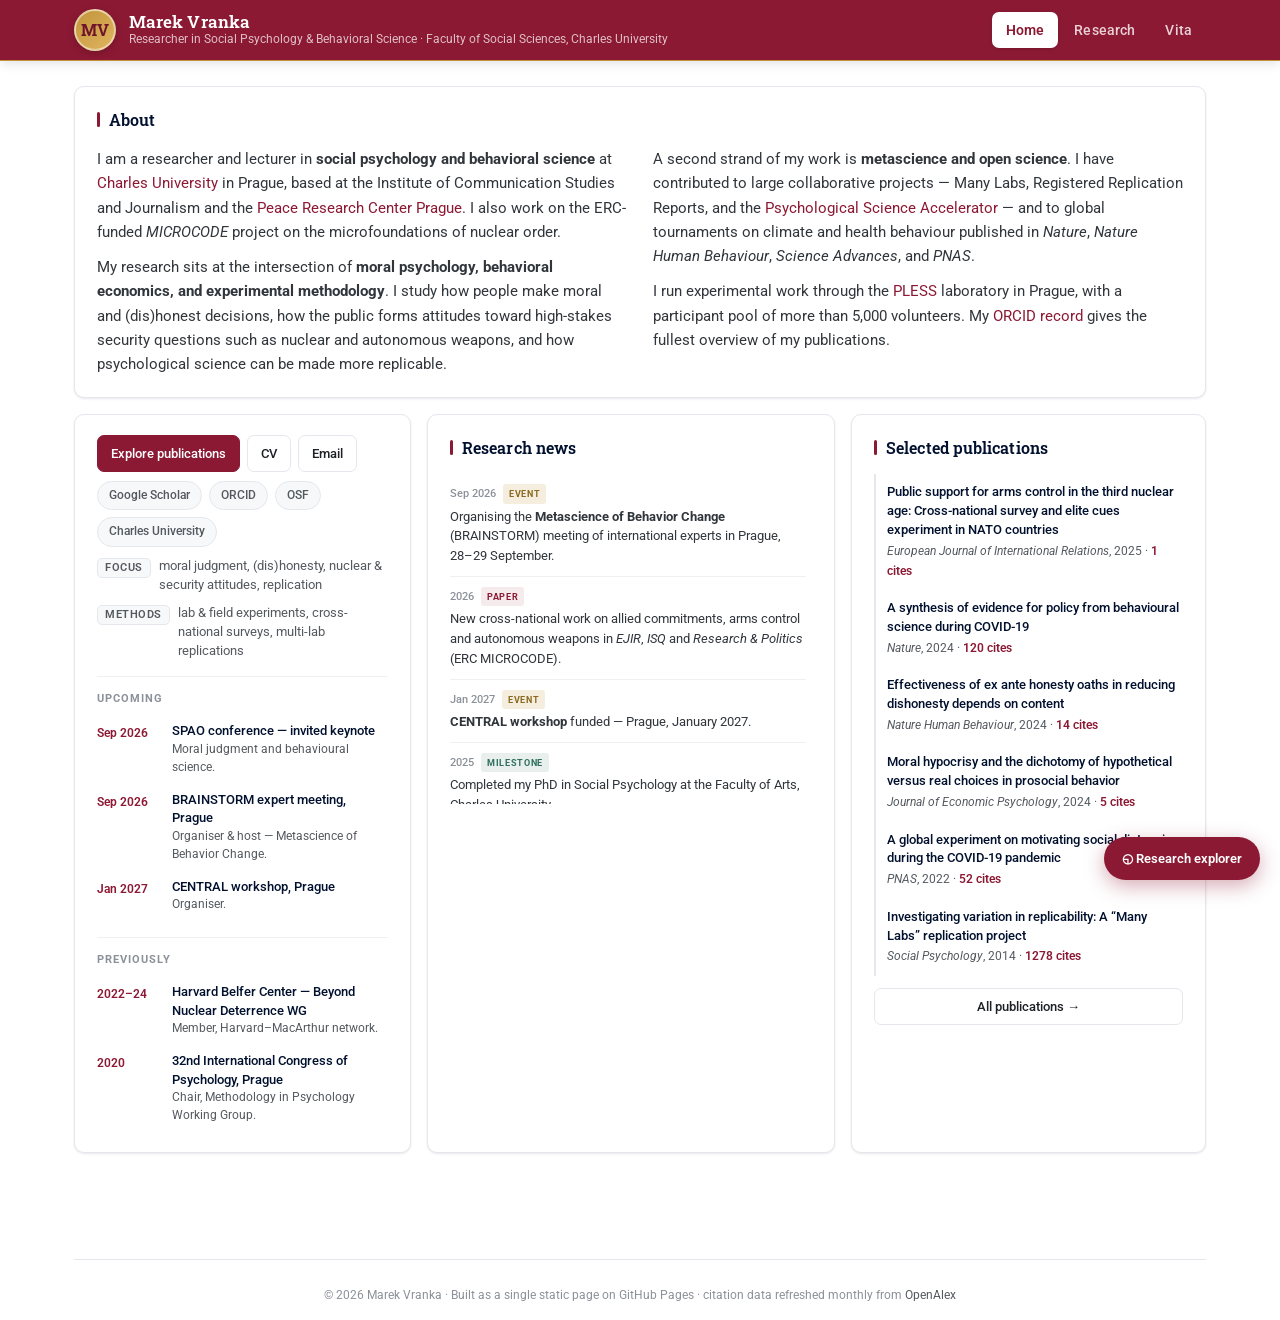
<file: index.html>
<!DOCTYPE html>
<html lang="en">
<head>
<meta charset="utf-8">
<meta name="viewport" content="width=device-width, initial-scale=1.0">
<title>Marek Vranka | Research</title>
<meta name="description" content="Marek Vranka — social psychology and behavioral science at Charles University Prague. Moral judgment, (dis)honesty, nuclear and security attitudes, open science.">
<link rel="preconnect" href="https://fonts.googleapis.com">
<link rel="preconnect" href="https://fonts.gstatic.com" crossorigin>
<link href="https://fonts.googleapis.com/css2?family=Roboto:wght@400;500;600;700&family=Roboto+Slab:wght@500;600;700&display=swap" rel="stylesheet">
<style>:root{
 --maroon:#8c1933; --maroon-d:#6f142a; --maroon-l:#a83a52;
 --gold:#c2953b; --gold-d:#8a6a20;
 --navy:#00102e; --ink:#1d2126; --gray:#54595f; --dim:#8b9199;
 --line:#e4e7ec; --line-s:#eef0f4; --bg:#fff; --soft:#f7f8fa; --soft2:#fbfbfc;
 --sh:0 1px 2px rgba(16,24,40,.04),0 1px 3px rgba(16,24,40,.06);
 --sh-m:0 2px 4px rgba(16,24,40,.05),0 4px 12px rgba(16,24,40,.07);
 --sh-l:0 12px 32px rgba(16,24,40,.14);
 --r:10px;
}
*{box-sizing:border-box}
html{scroll-behavior:smooth;-webkit-text-size-adjust:100%}
body{margin:0;background:var(--bg);color:var(--ink);
 font-family:Roboto,-apple-system,BlinkMacSystemFont,"Segoe UI",Arial,sans-serif;
 font-size:15px;line-height:1.62;-webkit-font-smoothing:antialiased;-moz-osx-font-smoothing:grayscale}
a{color:var(--maroon);text-decoration:none}
a:hover{text-decoration:underline;text-underline-offset:2px}
h1,h2,h3,h4{font-family:"Roboto Slab",Georgia,serif;color:var(--navy);margin:0;letter-spacing:-.01em}
.wrap{max-width:1180px;margin:0 auto;padding:0 24px}

/* ---------- header ---------- */
header.top{position:sticky;top:0;z-index:60;background:var(--maroon);
 box-shadow:0 1px 0 var(--gold),0 2px 12px rgba(0,0,0,.14)}
.top-in{max-width:1180px;margin:0 auto;padding:9px 24px;display:flex;align-items:center;gap:13px}
.ava{width:42px;height:42px;border-radius:50%;flex:none;display:flex;align-items:center;justify-content:center;
 background:linear-gradient(140deg,var(--gold),#e0b45f);color:var(--maroon-d);
 font-family:"Roboto Slab",serif;font-weight:700;font-size:16px;
 border:2px solid rgba(255,255,255,.5);box-shadow:0 2px 8px rgba(0,0,0,.2)}
.who{min-width:0}
.who .nm{font-family:"Roboto Slab",serif;font-weight:600;color:#fff;font-size:16.5px;line-height:1.2;letter-spacing:.005em}
.who .rl{color:rgba(255,255,255,.72);font-size:11.8px;line-height:1.35;margin-top:1px}
nav.main{margin-left:auto;display:flex;gap:2px}
nav.main button{background:none;border:0;color:rgba(255,255,255,.8);font:inherit;font-weight:500;
 font-size:13.6px;padding:7px 14px;border-radius:7px;cursor:pointer;transition:.16s;letter-spacing:.01em}
nav.main button:hover{color:#fff;background:rgba(255,255,255,.13)}
nav.main button.on{color:var(--maroon);background:#fff;font-weight:600;box-shadow:0 1px 4px rgba(0,0,0,.15)}
@media(max-width:640px){.who .rl{display:none}nav.main button{padding:7px 10px;font-size:13px}}

/* ---------- page ---------- */
.page{display:none;padding:26px 0 70px;animation:in .32s ease}
.page.on{display:block}
@keyframes in{from{opacity:0;transform:translateY(5px)}to{opacity:1;transform:none}}
.card{background:var(--bg);border:1px solid var(--line);border-radius:var(--r);box-shadow:var(--sh)}
.pad{padding:20px 22px}
h2.sec{font-size:16px;font-weight:600;margin-bottom:14px;display:flex;align-items:center;gap:9px;
 letter-spacing:.005em}
h2.sec::before{content:"";width:3px;height:15px;background:var(--maroon);border-radius:2px;flex:none}
h2.big{font-size:25px;margin-bottom:6px}
.lede{color:var(--gray);max-width:70ch;margin-bottom:18px;font-size:14.6px}

/* ---------- home grid ---------- */
.about-grid{display:grid;grid-template-columns:1fr 1fr;gap:26px}
.about-grid p{margin:0 0 11px;color:#31363c}
.about-grid p:last-child{margin-bottom:0}
.home-grid{display:grid;grid-template-columns:minmax(0,.95fr) minmax(0,1.15fr) minmax(0,1fr);gap:16px;margin-top:16px}
@media(max-width:980px){.about-grid,.home-grid{grid-template-columns:1fr}}

.btn-row{display:flex;gap:7px;flex-wrap:wrap;margin-bottom:9px}
.btn{display:inline-flex;align-items:center;gap:6px;border-radius:7px;font:inherit;font-size:13px;
 font-weight:500;padding:7px 13px;cursor:pointer;transition:.16s;border:1px solid var(--line);
 background:var(--bg);color:var(--ink)}
.btn:hover{border-color:var(--maroon);color:var(--maroon);text-decoration:none;box-shadow:var(--sh)}
.btn.pri{background:var(--maroon);border-color:var(--maroon);color:#fff}
.btn.pri:hover{background:var(--maroon-d);border-color:var(--maroon-d);color:#fff}
.lnk{display:inline-flex;align-items:center;border:1px solid var(--line);background:var(--soft);
 border-radius:20px;padding:4px 11px;font-size:12.2px;font-weight:500;color:var(--gray);transition:.16s}
.lnk:hover{border-color:var(--maroon);color:var(--maroon);text-decoration:none;background:#fff}
.meta-row{display:flex;gap:8px;align-items:flex-start;margin-top:9px;font-size:12.7px;line-height:1.5}
.meta-tag{flex:none;background:var(--soft);border:1px solid var(--line);border-radius:5px;
 padding:1px 7px;font-size:10.5px;font-weight:600;color:var(--gray);text-transform:uppercase;letter-spacing:.05em;margin-top:2px}
.meta-val{color:var(--gray)}
.subhead{font-size:10.5px;font-weight:700;color:var(--dim);text-transform:uppercase;letter-spacing:.09em;
 margin:16px 0 8px;padding-top:13px;border-top:1px solid var(--line-s)}
.subhead:first-of-type{border-top:0;padding-top:0;margin-top:14px}

.talk{display:flex;gap:11px;padding:7px 0}
.talk-when{flex:none;width:64px;color:var(--maroon);font-weight:600;font-size:11.6px;padding-top:2px}
.talk-title{font-weight:500;font-size:13.3px;color:var(--navy);line-height:1.4}
.talk-desc{color:var(--gray);font-size:12.3px;line-height:1.45}

/* news */
.scroller{max-height:330px;overflow-y:auto;padding-right:6px}
.scroller::-webkit-scrollbar{width:5px}
.scroller::-webkit-scrollbar-thumb{background:var(--line);border-radius:3px}
.scroller::-webkit-scrollbar-thumb:hover{background:var(--dim)}
.news-item{padding:10px 0;border-bottom:1px solid var(--line-s)}
.news-item:last-child{border-bottom:0}
.news-meta{display:flex;align-items:center;gap:7px;margin-bottom:3px}
.news-date{color:var(--dim);font-size:11.3px;font-weight:500}
.news-badge{font-size:9.3px;font-weight:700;letter-spacing:.07em;padding:2px 6px;border-radius:3px;text-transform:uppercase}
.news-badge.paper{background:rgba(140,25,51,.09);color:var(--maroon)}
.news-badge.event{background:rgba(194,149,59,.16);color:var(--gold-d)}
.news-badge.award{background:rgba(46,111,94,.11);color:#2e6f5e}
.news-badge.announcement{background:rgba(0,16,46,.07);color:var(--navy)}
.news-text{font-size:13.3px;color:#31363c;line-height:1.5}

.selpub{padding:9px 0 9px 11px;border-left:2px solid var(--line);cursor:pointer;transition:.16s}
.selpub:hover{border-left-color:var(--maroon);background:var(--soft2)}
.selpub-title{font-size:13.3px;font-weight:500;color:var(--navy);line-height:1.42}
.selpub-meta{color:var(--gray);font-size:12px;margin-top:2px}
.selpub-cite{color:var(--maroon);font-weight:600}

/* ---------- stats + charts ---------- */
.dash{display:grid;grid-template-columns:repeat(4,1fr);gap:12px;margin-bottom:16px}
.stat{background:linear-gradient(170deg,var(--soft),#fff);border:1px solid var(--line);
 border-radius:var(--r);padding:15px 14px;text-align:center;transition:.18s}
.stat:hover{box-shadow:var(--sh-m);transform:translateY(-1px)}
.stat .n{font-family:"Roboto Slab",serif;font-size:26px;font-weight:700;color:var(--maroon);line-height:1.1}
.stat .l{color:var(--gray);font-size:10.6px;font-weight:600;text-transform:uppercase;letter-spacing:.07em;margin-top:3px}
.stat .s{color:var(--dim);font-size:10px;margin-top:1px}
@media(max-width:720px){.dash{grid-template-columns:repeat(2,1fr)}}
.chart-grid{display:grid;grid-template-columns:1.35fr 1fr;gap:16px;margin-bottom:16px}
@media(max-width:860px){.chart-grid{grid-template-columns:1fr}}
.chart-box{background:#fff;border:1px solid var(--line);border-radius:var(--r);padding:14px 16px;box-shadow:var(--sh)}
.chart-h{font-size:11px;font-weight:700;color:var(--dim);text-transform:uppercase;letter-spacing:.08em;margin-bottom:10px}
canvas.cv{width:100%;display:block}

.topc{padding:9px 0;border-top:1px solid var(--line-s);display:flex;gap:12px;align-items:baseline;cursor:pointer}
.topc:first-of-type{border-top:0}
.topc:hover .topc-t{color:var(--maroon)}
.topc-n{flex:none;width:44px;text-align:right;font-family:"Roboto Slab",serif;font-weight:700;
 font-size:14.5px;color:var(--maroon)}
.topc-t{font-size:13.2px;color:#31363c;line-height:1.42}
.topc-j{color:var(--dim);font-size:12px}

/* ---------- filters ---------- */
.controls{background:var(--soft);border:1px solid var(--line);border-radius:var(--r);padding:15px 17px;margin-bottom:16px}
#q{width:100%;background:#fff;border:1px solid var(--line);border-radius:8px;color:var(--ink);
 padding:10px 13px;font:inherit;font-size:14px;transition:.16s}
#q:focus{outline:none;border-color:var(--maroon);box-shadow:0 0 0 3px rgba(140,25,51,.09)}
.fg{margin-top:12px}
.fl{color:var(--dim);font-size:10.3px;font-weight:700;text-transform:uppercase;letter-spacing:.09em;margin-bottom:6px}
.chips{display:flex;gap:6px;flex-wrap:wrap}
.chip{background:#fff;border:1px solid var(--line);color:var(--gray);font:inherit;font-size:12.2px;
 font-weight:500;padding:4px 10px;border-radius:16px;cursor:pointer;transition:.15s}
.chip:hover{border-color:var(--dim);color:var(--ink)}
.chip.on{color:#fff;background:var(--maroon);border-color:var(--maroon);font-weight:600}
.chip.on.m{background:var(--gold-d);border-color:var(--gold-d)}
.chip.on.y{background:var(--navy);border-color:var(--navy)}
.chip.on.co{background:#2e6f5e;border-color:#2e6f5e}
.tools{display:flex;gap:15px;flex-wrap:wrap;align-items:center;margin-top:13px;padding-top:12px;border-top:1px solid var(--line)}
.tools label{display:flex;align-items:center;gap:6px;color:var(--gray);font-size:12.6px;font-weight:500;cursor:pointer}
.tools input[type=checkbox]{accent-color:var(--maroon);width:14px;height:14px}
select{background:#fff;border:1px solid var(--line);color:var(--ink);border-radius:7px;padding:5px 9px;font:inherit;font-size:12.6px}
select:focus{outline:none;border-color:var(--maroon)}
.rowflex{display:flex;justify-content:space-between;align-items:center;flex-wrap:wrap;gap:10px;margin-bottom:12px}
.cnt{color:var(--gray);font-size:13px}.cnt b{color:var(--maroon);font-weight:600}

/* ---------- papers ---------- */
.pub{background:#fff;border:1px solid var(--line);border-radius:var(--r);padding:14px 16px;margin-bottom:9px;transition:.16s}
.pub:hover{border-color:var(--maroon-l);box-shadow:var(--sh-m)}
.pub.hl{border-left:3px solid var(--gold)}
.pub-top{display:flex;justify-content:space-between;gap:10px;align-items:baseline}
.pub-y{color:var(--dim);font-size:11.8px;font-weight:600;letter-spacing:.03em}
.cbadge{flex:none;color:var(--maroon);font-weight:600;font-size:11.6px;background:rgba(140,25,51,.07);
 border:1px solid rgba(140,25,51,.18);padding:1px 8px;border-radius:14px;white-space:nowrap}
.pub h3{font-size:15px;font-weight:600;line-height:1.38;margin:2px 0 4px;cursor:pointer;transition:.14s}
.pub h3:hover{color:var(--maroon)}
.caret{color:var(--maroon);font-size:9px;margin-right:5px;display:inline-block;transition:transform .18s}
.pub.open .caret{transform:rotate(90deg)}
.pub-a{color:var(--gray);font-size:12.8px;line-height:1.45}
.pub-a b{color:var(--ink);font-weight:600}
.pub-j{color:var(--maroon);font-style:italic;font-size:12.8px;margin-top:1px}
.tags{margin-top:9px;display:flex;gap:5px;flex-wrap:wrap}
.tag{font-size:10.8px;font-weight:600;padding:2px 8px;border-radius:14px;border:1px solid transparent;letter-spacing:.01em}
.tag.t{color:var(--maroon);background:rgba(140,25,51,.07);border-color:rgba(140,25,51,.16)}
.tag.m{color:var(--gold-d);background:rgba(194,149,59,.13);border-color:rgba(194,149,59,.3)}
.tag.star{color:var(--gold-d);background:rgba(194,149,59,.15);border-color:rgba(194,149,59,.34)}
.tag.oa{color:#2e6f5e;background:rgba(46,111,94,.09);border-color:rgba(46,111,94,.22)}
.abs{display:none;margin-top:10px;padding:11px 13px;background:var(--soft);border-radius:7px;
 font-size:13px;color:#31363c;line-height:1.55;border-left:2px solid var(--gold)}
.pub.open .abs{display:block}
.acts{margin-top:9px;display:flex;gap:6px;flex-wrap:wrap}
.acts button,.acts a{display:inline-flex;align-items:center;gap:4px;background:#fff;border:1px solid var(--line);
 color:var(--gray);font:inherit;font-size:11.6px;font-weight:500;padding:4px 9px;border-radius:6px;cursor:pointer;transition:.15s}
.acts button:hover,.acts a:hover{color:var(--maroon);border-color:var(--maroon);text-decoration:none;background:var(--soft2)}
.yhead{font-family:"Roboto Slab",serif;color:var(--navy);font-weight:600;font-size:14px;margin:18px 0 9px;
 padding-bottom:5px;border-bottom:1px solid var(--line)}
.yhead span{color:var(--dim);font-weight:400;font-size:12px}

/* ---------- vita ---------- */
.cv-item{display:flex;gap:14px;padding:9px 0;border-bottom:1px solid var(--line-s)}
.cv-item:last-child{border-bottom:0}
.cv-when{flex:none;width:92px;color:var(--maroon);font-weight:600;font-size:12.2px;padding-top:1px}
.cv-t1{font-weight:500;font-size:13.8px;color:var(--navy);line-height:1.4}
.cv-t2{color:var(--gray);font-size:12.6px;line-height:1.45}
.pill{background:var(--soft);border:1px solid var(--line);border-radius:16px;padding:4px 11px;
 font-size:12.3px;font-weight:500;color:var(--maroon)}
.two{display:grid;grid-template-columns:1fr 1fr;gap:16px}
@media(max-width:860px){.two{grid-template-columns:1fr}.cv-when{width:74px}}

/* ---------- modals ---------- */
.ov{position:fixed;inset:0;background:rgba(10,14,20,.55);backdrop-filter:blur(3px);z-index:100;
 display:none;align-items:center;justify-content:center;padding:22px;animation:fade .2s}
.ov.on{display:flex}
@keyframes fade{from{opacity:0}to{opacity:1}}
.modal{background:#fff;border-radius:14px;box-shadow:var(--sh-l);width:100%;max-width:1080px;
 max-height:92vh;display:flex;flex-direction:column;overflow:hidden;animation:pop .24s cubic-bezier(.2,.9,.3,1.1)}
@keyframes pop{from{opacity:0;transform:scale(.97) translateY(8px)}to{opacity:1;transform:none}}
.modal-h{display:flex;align-items:center;gap:10px;padding:14px 18px;border-bottom:1px solid var(--line);background:var(--soft2)}
.modal-h h3{font-size:15.5px;font-weight:600;flex:1}
.modal-x{background:none;border:0;color:var(--dim);font-size:21px;cursor:pointer;line-height:1;padding:2px 6px;border-radius:6px}
.modal-x:hover{color:var(--maroon);background:var(--line-s)}
.modal-b{padding:16px 18px;overflow:auto;flex:1}
.viz-wrap{display:grid;grid-template-columns:1fr 224px;gap:14px}
@media(max-width:860px){.viz-wrap{grid-template-columns:1fr}}
.viz-canvas{background:var(--soft2);border:1px solid var(--line);border-radius:9px;position:relative;overflow:hidden}
.viz-side{font-size:12.6px}
.viz-side h4{font-size:10.5px;text-transform:uppercase;letter-spacing:.08em;color:var(--dim);margin:0 0 7px;font-family:Roboto,sans-serif;font-weight:700}
.viz-side .grp{margin-bottom:14px}
.legend{display:flex;align-items:center;gap:7px;padding:3px 0;color:var(--gray);cursor:pointer}
.legend:hover{color:var(--ink)}
.dot{width:9px;height:9px;border-radius:50%;flex:none}
.hint{color:var(--dim);font-size:11.3px;line-height:1.5;margin-top:9px;padding-top:9px;border-top:1px solid var(--line-s)}
.vstat{display:flex;justify-content:space-between;padding:3px 0;color:var(--gray)}
.vstat b{color:var(--maroon);font-family:"Roboto Slab",serif}

/* floating */
.fab{position:fixed;right:20px;bottom:20px;z-index:70;background:var(--maroon);color:#fff;border:0;
 border-radius:26px;padding:11px 18px;font:inherit;font-size:13.2px;font-weight:600;cursor:pointer;
 box-shadow:0 6px 20px rgba(140,25,51,.36);transition:.18s;display:flex;align-items:center;gap:7px}
.fab:hover{background:var(--maroon-d);transform:translateY(-2px);box-shadow:0 9px 26px rgba(140,25,51,.44)}
@media(max-width:640px){.fab{right:12px;bottom:12px;padding:10px 14px;font-size:12.4px}}

.toast{position:fixed;bottom:24px;left:50%;transform:translateX(-50%) translateY(8px);background:var(--navy);
 color:#fff;font-weight:500;font-size:13px;padding:9px 17px;border-radius:8px;opacity:0;
 transition:.22s;pointer-events:none;z-index:200;box-shadow:var(--sh-l)}
.toast.on{opacity:1;transform:translateX(-50%)}
.foot{color:var(--dim);font-size:12.3px;text-align:center;padding:26px 0 14px;border-top:1px solid var(--line);margin-top:36px}
.foot a{color:var(--gray)}
</style>
</head>
<body>

<header class="top">
 <div class="top-in">
  <div class="ava">MV</div>
  <div class="who">
   <div class="nm">Marek Vranka</div>
   <div class="rl">Researcher in Social Psychology &amp; Behavioral Science · Faculty of Social Sciences, Charles University</div>
  </div>
  <nav class="main">
   <button data-p="home" class="on">Home</button>
   <button data-p="research">Research</button>
   <button data-p="vita">Vita</button>
  </nav>
 </div>
</header>

<!-- ============ HOME ============ -->
<main id="home" class="page on"><div class="wrap">

 <div class="card pad">
  <h2 class="sec">About</h2>
  <div class="about-grid">
   <div><p>I am a researcher and lecturer in <strong>social psychology and behavioral science</strong> at <a href="https://fsv.cuni.cz/en" target="_blank" rel="noopener">Charles University</a> in Prague, based at the Institute of Communication Studies and Journalism and the <a href="https://peaceresearch.cz/" target="_blank" rel="noopener">Peace Research Center Prague</a>. I also work on the ERC-funded <em>MICROCODE</em> project on the microfoundations of nuclear order.</p><p>My research sits at the intersection of <strong>moral psychology, behavioral economics, and experimental methodology</strong>. I study how people make moral and (dis)honest decisions, how the public forms attitudes toward high-stakes security questions such as nuclear and autonomous weapons, and how psychological science can be made more replicable.</p></div>
   <div><p>A second strand of my work is <strong>metascience and open science</strong>. I have contributed to large collaborative projects — Many Labs, Registered Replication Reports, and the <a href="https://psysciacc.org/" target="_blank" rel="noopener">Psychological Science Accelerator</a> — and to global tournaments on climate and health behaviour published in <em>Nature</em>, <em>Nature Human Behaviour</em>, <em>Science Advances</em>, and <em>PNAS</em>.</p><p>I run experimental work through the <a href="https://www.pless.cz/" target="_blank" rel="noopener">PLESS</a> laboratory in Prague, with a participant pool of more than 5,000 volunteers. My <a href="https://orcid.org/0000-0003-3413-9062" target="_blank" rel="noopener">ORCID record</a> gives the fullest overview of my publications.</p></div>
  </div>
 </div>

 <div class="home-grid">

  <div class="card pad">
   <div class="btn-row">
    <button class="btn pri" onclick="go('research')">Explore publications</button>
    <button class="btn" onclick="openCV()">CV</button>
    <a class="btn" href="mailto:32329117@fsv.cuni.cz">Email</a>
   </div>
   <div class="btn-row"><a class="lnk" href="https://scholar.google.com/citations?user=" target="_blank" rel="noopener">Google Scholar</a><a class="lnk" href="https://orcid.org/0000-0003-3413-9062" target="_blank" rel="noopener">ORCID</a><a class="lnk" href="https://osf.io/" target="_blank" rel="noopener">OSF</a><a class="lnk" href="https://fsv.cuni.cz/contacts/people/32329117" target="_blank" rel="noopener">Charles University</a></div>
   <div class="meta-row"><span class="meta-tag">Focus</span><span class="meta-val">moral judgment, (dis)honesty, nuclear &amp; security attitudes, replication</span></div>
   <div class="meta-row"><span class="meta-tag">Methods</span><span class="meta-val">lab &amp; field experiments, cross-national surveys, multi-lab replications</span></div>

   <div class="subhead">Upcoming</div>
   <div class="talk"><div class="talk-when">Sep 2026</div><div><div class="talk-title">SPAO conference — invited keynote</div><div class="talk-desc">Moral judgment and behavioural science.</div></div></div><div class="talk"><div class="talk-when">Sep 2026</div><div><div class="talk-title">BRAINSTORM expert meeting, Prague</div><div class="talk-desc">Organiser &amp; host — Metascience of Behavior Change.</div></div></div><div class="talk"><div class="talk-when">Jan 2027</div><div><div class="talk-title">CENTRAL workshop, Prague</div><div class="talk-desc">Organiser.</div></div></div>
   <div class="subhead">Previously</div>
   <div class="talk"><div class="talk-when">2022–24</div><div><div class="talk-title">Harvard Belfer Center — Beyond Nuclear Deterrence WG</div><div class="talk-desc">Member, Harvard–MacArthur network.</div></div></div><div class="talk"><div class="talk-when">2020</div><div><div class="talk-title">32nd International Congress of Psychology, Prague</div><div class="talk-desc">Chair, Methodology in Psychology Working Group.</div></div></div>
  </div>

  <div class="card pad">
   <h2 class="sec">Research news</h2>
   <div class="scroller"><div class="news-item"><div class="news-meta"><span class="news-date">Sep 2026</span><span class="news-badge event">EVENT</span></div><div class="news-text">Organising the <strong>Metascience of Behavior Change</strong> (BRAINSTORM) meeting of international experts in Prague, 28–29 September.</div></div><div class="news-item"><div class="news-meta"><span class="news-date">2026</span><span class="news-badge paper">PAPER</span></div><div class="news-text">New cross-national work on allied commitments, arms control and autonomous weapons in <em>EJIR</em>, <em>ISQ</em> and <em>Research &amp; Politics</em> (ERC MICROCODE).</div></div><div class="news-item"><div class="news-meta"><span class="news-date">Jan 2027</span><span class="news-badge event">EVENT</span></div><div class="news-text"><strong>CENTRAL workshop</strong> funded — Prague, January 2027.</div></div><div class="news-item"><div class="news-meta"><span class="news-date">2025</span><span class="news-badge award">MILESTONE</span></div><div class="news-text">Completed my PhD in Social Psychology at the Faculty of Arts, Charles University.</div></div><div class="news-item"><div class="news-meta"><span class="news-date">2025</span><span class="news-badge announcement">NEWS</span></div><div class="news-text">Joined the International Society for Moral Psychology and the Society for the Improvement of Psychological Science.</div></div><div class="news-item"><div class="news-meta"><span class="news-date">2024</span><span class="news-badge paper">PAPER</span></div><div class="news-text">“Moral hypocrisy and the dichotomy of hypothetical versus real choices” published in the <em>Journal of Economic Psychology</em>.</div></div></div>
  </div>

  <div class="card pad">
   <h2 class="sec">Selected publications</h2>
   <div class="selpub" onclick="openPaper(3)"><div class="selpub-title">Public support for arms control in the third nuclear age: Cross-national survey and elite cues experiment in NATO countries</div><div class="selpub-meta"><em>European Journal of International Relations</em>, 2025 · <span class="selpub-cite">1 cites</span></div></div><div class="selpub" onclick="openPaper(14)"><div class="selpub-title">A synthesis of evidence for policy from behavioural science during COVID-19</div><div class="selpub-meta"><em>Nature</em>, 2024 · <span class="selpub-cite">120 cites</span></div></div><div class="selpub" onclick="openPaper(8)"><div class="selpub-title">Effectiveness of ex ante honesty oaths in reducing dishonesty depends on content</div><div class="selpub-meta"><em>Nature Human Behaviour</em>, 2024 · <span class="selpub-cite">14 cites</span></div></div><div class="selpub" onclick="openPaper(9)"><div class="selpub-title">Moral hypocrisy and the dichotomy of hypothetical versus real choices in prosocial behavior</div><div class="selpub-meta"><em>Journal of Economic Psychology</em>, 2024 · <span class="selpub-cite">5 cites</span></div></div><div class="selpub" onclick="openPaper(25)"><div class="selpub-title">A global experiment on motivating social distancing during the COVID-19 pandemic</div><div class="selpub-meta"><em>PNAS</em>, 2022 · <span class="selpub-cite">52 cites</span></div></div><div class="selpub" onclick="openPaper(55)"><div class="selpub-title">Investigating variation in replicability: A “Many Labs” replication project</div><div class="selpub-meta"><em>Social Psychology</em>, 2014 · <span class="selpub-cite">1278 cites</span></div></div>
   <div style="margin-top:12px">
    <button class="btn" style="width:100%;justify-content:center" onclick="go('research')">All publications →</button>
   </div>
  </div>

 </div>
</div></main>

<!-- ============ RESEARCH ============ -->
<main id="research" class="page"><div class="wrap">
 <h2 class="big">Research</h2>
 <p class="lede">Preregistered, multi-lab and cross-national work on moral judgment, (dis)honest behaviour,
  public attitudes to nuclear and autonomous weapons, and the credibility of psychological science.</p>

 <div class="dash">
  <div class="stat"><div class="n">60</div><div class="l">Publications</div></div>
  <div class="stat"><div class="n">2,795</div><div class="l">Citations</div><div class="s">Web of Science</div></div>
  <div class="stat"><div class="n">26</div><div class="l">h-index</div><div class="s">Google Scholar</div></div>
  <div class="stat"><div class="n">10</div><div class="l">First-author</div></div>
 </div>

 <div class="chart-grid">
  <div class="chart-box">
   <div class="chart-h">Publications &amp; citations by year</div>
   <canvas id="chYear" class="cv" height="150"></canvas>
  </div>
  <div class="chart-box">
   <div class="chart-h">Research areas</div>
   <canvas id="chTopic" class="cv" height="150"></canvas>
  </div>
 </div>

 <div class="chart-box" style="margin-bottom:16px">
  <div class="chart-h">★ Most cited</div>
  <div id="topCited"></div>
 </div>

 <div class="controls">
  <input id="q" type="text" placeholder="Search titles, authors, journals…">
  <div class="fg"><div class="fl">Topic</div><div class="chips" id="fTopic"></div></div>
  <div class="fg"><div class="fl">Method</div><div class="chips" id="fMethod"></div></div>
  <div class="fg"><div class="fl">Year</div><div class="chips" id="fYear"></div></div>
  <div class="fg"><div class="fl">Co-author</div><div class="chips" id="fCo"><button class="chip">Bahník</button><button class="chip">Smetana</button><button class="chip">Houdek</button><button class="chip">Rosendorf</button><button class="chip">Ruggeri</button><button class="chip">Doell</button><button class="chip">Lutz</button><button class="chip">Efendić</button><button class="chip">Isager</button><button class="chip">Frollová</button><button class="chip">Koblovský</button><button class="chip">Klein</button></div></div>
  <div class="tools">
   <select id="fJournal"><option value="">All journals</option><option value="AI and Ethics">AI and Ethics</option><option value="Advances in Methods and Practices in Psychological Science">Advances in Methods and Practices in Psychological Science</option><option value="Affective Science">Affective Science</option><option value="Behavioral and Brain Sciences">Behavioral and Brain Sciences</option><option value="Conflict Management and Peace Science">Conflict Management and Peace Science</option><option value="Current Psychology">Current Psychology</option><option value="Death Studies">Death Studies</option><option value="East European Politics">East European Politics</option><option value="European Journal of International Relations">European Journal of International Relations</option><option value="European Journal of International Security">European Journal of International Security</option><option value="European Journal of Social Psychology">European Journal of Social Psychology</option><option value="Experimental Psychology">Experimental Psychology</option><option value="Finance Research Letters">Finance Research Letters</option><option value="Frontiers in Psychology">Frontiers in Psychology</option><option value="International Interactions">International Interactions</option><option value="International Journal of Human–Computer Interaction">International Journal of Human–Computer Interaction</option><option value="International Studies Quarterly">International Studies Quarterly</option><option value="Journal of Behavioral and Experimental Economics">Journal of Behavioral and Experimental Economics</option><option value="Journal of Economic Methodology">Journal of Economic Methodology</option><option value="Journal of Economic Psychology">Journal of Economic Psychology</option><option value="Journal of Experimental Political Science">Journal of Experimental Political Science</option><option value="Journal of Neurology">Journal of Neurology</option><option value="Journal of Research in Personality">Journal of Research in Personality</option><option value="Judgment and Decision Making">Judgment and Decision Making</option><option value="Nature">Nature</option><option value="Nature Human Behaviour">Nature Human Behaviour</option><option value="PNAS">PNAS</option><option value="Peace and Conflict: Journal of Peace Psychology">Peace and Conflict: Journal of Peace Psychology</option><option value="Personality and Individual Differences">Personality and Individual Differences</option><option value="Perspectives on Psychological Science">Perspectives on Psychological Science</option><option value="Psychological Methods">Psychological Methods</option><option value="Psychological Reports">Psychological Reports</option><option value="Psychological Science">Psychological Science</option><option value="Research &amp; Politics">Research &amp; Politics</option><option value="Royal Society Open Science">Royal Society Open Science</option><option value="Science Advances">Science Advances</option><option value="Scientific Data">Scientific Data</option><option value="Scientific Reports">Scientific Reports</option><option value="Security Studies">Security Studies</option><option value="Social Psychology">Social Psychology</option><option value="Society">Society</option><option value="Survival">Survival</option></select>
   <label><input type="checkbox" id="tOA"> Open access only</label>
   <label><input type="checkbox" id="tGroup"> Group by year</label>
   <label style="margin-left:auto">Sort
    <select id="sort"><option value="new">Newest</option><option value="old">Oldest</option><option value="cited">Most cited</option></select>
   </label>
  </div>
 </div>

 <div class="rowflex">
  <div class="cnt"><b id="n">0</b> publications <span id="clr" style="display:none">· <a href="#" onclick="clearAll();return false">clear filters</a></span></div>
  <div style="color:var(--dim);font-size:11.6px">citation data: OpenAlex · updated 2026-10-01</div>
 </div>
 <div id="papers"></div>
</div></main>

<!-- ============ VITA ============ -->
<main id="vita" class="page"><div class="wrap">
 <h2 class="big">Vita</h2>
 <p class="lede">Full CV available as a PDF.
  <button class="btn" style="margin-left:6px" onclick="openCV()">Open CV</button></p>

 <div class="two">
  <div class="card pad"><h2 class="sec">Education</h2><div class="cv-item"><div class="cv-when">2025</div><div><div class="cv-t1">PhD, Social Psychology</div><div class="cv-t2">Faculty of Arts, Charles University — supervisors Prof. Lenka Šulová &amp; Doc. Ilona Gillernová</div></div></div><div class="cv-item"><div class="cv-when">2014</div><div><div class="cv-t1">MSc, Corporate Economics &amp; Management</div><div class="cv-t2">Prague University of Economics and Business (minor: Behavioral Economics)</div></div></div><div class="cv-item"><div class="cv-when">2012</div><div><div class="cv-t1">MA, Psychology</div><div class="cv-t2">Faculty of Arts, Charles University</div></div></div></div>
  <div class="card pad"><h2 class="sec">Positions</h2><div class="cv-item"><div class="cv-when">2018 –</div><div><div class="cv-t1">Researcher</div><div class="cv-t2">Peace Research Center Prague, Charles University</div></div></div><div class="cv-item"><div class="cv-when">2016 –</div><div><div class="cv-t1">Researcher &amp; Lecturer</div><div class="cv-t2">Faculty of Social Sciences, Charles University</div></div></div><div class="cv-item"><div class="cv-when">2017 – 2024</div><div><div class="cv-t1">Researcher; Head of CEVYZ Lab (2020–24)</div><div class="cv-t2">Prague University of Economics and Business</div></div></div><div class="cv-item"><div class="cv-when">2018 – 2021</div><div><div class="cv-t1">Deputy Head of Department</div><div class="cv-t2">Faculty of Social Sciences, Charles University</div></div></div><div class="cv-item"><div class="cv-when">2016 – 2019</div><div><div class="cv-t1">Researcher</div><div class="cv-t2">National Institute of Mental Health, Klecany</div></div></div><div class="cv-item"><div class="cv-when">2012 – 2020</div><div><div class="cv-t1">Lecturer</div><div class="cv-t2">Faculty of Arts, Charles University</div></div></div></div>
 </div>
 <div class="card pad" style="margin-top:16px"><h2 class="sec">Teaching</h2>
  <div class="chips"><span class="pill">Social Psychology</span><span class="pill">Methodology</span><span class="pill">Statistics</span><span class="pill">Moral Psychology</span><span class="pill">Behavioral Economics</span><span class="pill">Open Science</span><span class="pill">Experimental Psychology</span><span class="pill">Well-being</span></div>
  <p style="color:var(--gray);font-size:12.8px;margin:11px 0 0">Supervision: 50+ bachelor and 25+ master students.</p>
 </div>
 <div class="two" style="margin-top:16px">
  <div class="card pad"><h2 class="sec">Service</h2><div class="cv-item"><div class="cv-when">2026</div><div><div class="cv-t1">Organiser, <em>Metascience of Behavior Change</em> (BRAINSTORM), Prague</div></div></div><div class="cv-item"><div class="cv-when">2022 –</div><div><div class="cv-t1">Reviewer, Grant Agency of Charles University</div></div></div><div class="cv-item"><div class="cv-when">2022 – 2024</div><div><div class="cv-t1">Member, Harvard Belfer Center — Beyond Nuclear Deterrence Working Group</div></div></div><div class="cv-item"><div class="cv-when">2020</div><div><div class="cv-t1">Chair, Methodology Working Group, 32nd International Congress of Psychology</div></div></div><div class="cv-item"><div class="cv-when">2019 –</div><div><div class="cv-t1">Reviewer, Technology Agency of the Czech Republic</div></div></div><div class="cv-item"><div class="cv-when">2013 –</div><div><div class="cv-t1">Journal reviewer — Royal Society Open Science, JBDM, JBEE, Applied Economics, …</div></div></div></div>
  <div class="card pad"><h2 class="sec">Memberships</h2><div class="cv-item"><div class="cv-when">2026 –</div><div><div class="cv-t1">International Society for Moral Psychology</div></div></div><div class="cv-item"><div class="cv-when">2025 –</div><div><div class="cv-t1">Society for the Improvement of Psychological Science</div></div></div><div class="cv-item"><div class="cv-when">2017 –</div><div><div class="cv-t1">Psychological Science Accelerator</div></div></div><div class="cv-item"><div class="cv-when">2016 –</div><div><div class="cv-t1">Society for Judgment and Decision Making</div></div></div></div>
 </div>
</div></main>

<div class="wrap"><div class="foot">
 © 2026 Marek Vranka · Built as a single static page on GitHub Pages ·
 citation data refreshed monthly from <a href="https://openalex.org" target="_blank" rel="noopener">OpenAlex</a>
</div></div>

<button class="fab" onclick="openViz('network')">◵ Research explorer</button>

<!-- ============ MODALS ============ -->
<div class="ov" id="ovViz">
 <div class="modal">
  <div class="modal-h">
   <h3 id="vizTitle">Co-author network</h3>
   <button class="btn" id="tabNet" onclick="openViz('network')">Network</button>
   <button class="btn" id="tabDna" onclick="openViz('dna')">Research DNA</button>
   <button class="modal-x" onclick="closeOv('ovViz')">✕</button>
  </div>
  <div class="modal-b">
   <div class="viz-wrap">
    <div class="viz-canvas" style="height:460px"><canvas id="viz"></canvas></div>
    <div class="viz-side">
     <div class="grp" id="vizControls"></div>
     <div class="grp"><h4>Statistics</h4><div id="vizStats"></div></div>
     <div class="grp"><h4>Legend</h4><div id="vizLegend"></div></div>
     <div class="hint" id="vizHint"></div>
    </div>
   </div>
  </div>
 </div>
</div>

<div class="ov" id="ovCV">
 <div class="modal" style="max-width:900px">
  <div class="modal-h">
   <h3>Curriculum Vitae</h3>
   <a class="btn" href="CV_Vranka.pdf" target="_blank" rel="noopener">Open in new tab</a>
   <a class="btn pri" href="CV_Vranka.pdf" download>Download PDF</a>
   <button class="modal-x" onclick="closeOv('ovCV')">✕</button>
  </div>
  <div class="modal-b" style="padding:0;background:#525659">
   <iframe id="cvFrame" src="" style="width:100%;height:72vh;border:0" title="CV"></iframe>
  </div>
 </div>
</div>

<div class="toast" id="toast"></div>

<script>
const PUBS=[{"id": 0, "y": 2026, "a": "Houdek, P., Bahník, Š., Vranka, M., & Zielina, M.", "t2": "How to React in the Case of Powerful Transgressors: Kill Them With Kindness or Punishment?", "j": "European Journal of Social Psychology", "t": ["moral", "social"], "m": ["experiment"], "hl": 0, "c": 1, "ab": "When wrongdoing is committed by a powerful superior, victims face a strategic dilemma: punish (e.g., confront and report), avoid or forgive. Moral‐repair and restorative‐justice perspectives suggest that conciliatory responses can elicit guilt and restore cooperation, whereas punitive responses may deter misconduct but risk backlash, especially in situations of power asymmetry. Across four studies, we examined both sides of this dyadic process: how victims select response strategies and how powerful transgressors subsequently react…", "oa": false, "doi": "10.1002/ejsp.70074", "co": ["Houdek", "Bahník", "Zielina"]}, {"id": 1, "y": 2026, "a": "Smetana, M., Vranka, M., & Rosendorf, O.", "t2": "Allied commitments and public support for military interventions: A cross-national experiment", "j": "Research & Politics", "t": ["security"], "m": ["experiment", "crossnational", "survey"], "hl": 0, "c": 0, "ab": "Recent survey experiments have found that the public in NATO member states is more supportive of intervening militarily on behalf of formal allies than non-allies. However, we lack empirical evidence on whether this effect of alliance treaties generalizes to non-NATO and non-Western countries. To fill this gap, we conducted a preregistered cross-national survey experiment on population samples (N = 7200) in two Western NATO countries (the United States and the United Kingdom) and four non-Western regional powers (Russia, China, India, and Brazil)…", "oa": true, "doi": "10.1177/20531680261437297", "co": ["Smetana", "Rosendorf"]}, {"id": 2, "y": 2026, "a": "Rosendorf, O., Smetana, M., Vranka, M., & Dahlmann, A.", "t2": "Mind over metal: public opinion on autonomous weapons in the United States, Brazil, Germany, and China", "j": "International Studies Quarterly", "t": ["security"], "m": ["survey", "crossnational"], "hl": 0, "c": 3, "ab": "", "oa": true, "doi": "10.2139/ssrn.5021966", "co": ["Rosendorf", "Smetana", "Dahlmann"]}, {"id": 3, "y": 2025, "a": "Smetana, M., Vranka, M., & Rosendorf, O.", "t2": "Public support for arms control in the third nuclear age: Cross-national survey and elite cues experiment in NATO countries", "j": "European Journal of International Relations", "t": ["security"], "m": ["survey", "experiment", "crossnational"], "hl": 0, "c": 1, "ab": "Scholars argue that the world has entered the “third nuclear age,” defined by profound technological change, destabilizing arms races among great powers, and the unraveling of existing arms control structures. In this paper, we introduce a new theory of the sources and strength of public attitudes toward nuclear arms control in this new era of global nuclear politics. We propose that, due to the complex and overly technicist nature of arms control practices, the public generally exhibits low levels of awareness and domain-specific knowledge…", "oa": true, "doi": "10.1177/13540661251353107", "co": ["Smetana", "Rosendorf"]}, {"id": 4, "y": 2025, "a": "Knöchel, T. D., Schweizer, K. J., … Vranka, M., … & Aczel, B.", "t2": "Core principles of responsible generative AI usage in research", "j": "AI and Ethics", "t": ["openscience"], "m": [], "hl": 0, "c": 8, "ab": "In a rapidly evolving Generative Artificial Intelligence (GenAI) landscape, researchers, policymakers, and publishers have to continuously redefine responsible research practices. To ensure guidance of GenAI use in research, core principles that remain stable despite technological advancement are needed. This article defines a list of principles guiding the responsible use of GenAI in research, regardless of use case and GenAI technology employed. To define this framework, we conducted an anonymised Delphi consensus procedure comprising a panel of 16 international and multidisciplinary experts…", "oa": true, "doi": "10.1007/s43681-025-00768-8", "co": ["Knöchel", "Schweizer", "Aczel"]}, {"id": 5, "y": 2025, "a": "Bahník, Š., & Vranka, M.", "t2": "Reward Perception, But Not Reward Inequality Is Associated With Increased Dishonesty", "j": "Social Psychology", "t": ["honesty"], "m": ["experiment"], "hl": 0, "c": 1, "ab": "The present experiment explores the link between perceived unfairness of low rewards for work and propensity for dishonest actions. Participants engaged in a sorting task where they had the opportunity to break rules to increase their rewards while harming a third party. While manipulation of reward unfairness did not significantly increase dishonesty, dissatisfaction with absolute reward levels and the emphasis on proportionality as a moral foundation predicted unethical behavior…", "oa": false, "doi": "10.1027/1864-9335/a000570", "co": ["Bahník"]}, {"id": 6, "y": 2025, "a": "Smetana, M., Sukin, L., Herzog, S., & Vranka, M.", "t2": "Atomic responsiveness: How public opinion shapes elite beliefs and preferences on nuclear weapon use", "j": "European Journal of International Security", "t": ["security"], "m": ["survey", "experiment"], "hl": 0, "c": 10, "ab": "A recent wave of survey experiments has advanced scholarly understanding of public attitudes towards the use of nuclear weapons. In this article, we address the central question: can public opinion influence decision-makers’ views on nuclear weapon use? We bridge this critical gap in the literature with a survey experiment conducted on samples of UK parliamentarians and US and UK government employees in official policy roles. We varied public support for nuclear strikes in realistic scenarios to examine participants’ responsiveness to public preferences when considering nuclear first use, nuclear retaliation,…", "oa": true, "doi": "10.1017/eis.2025.10031", "co": ["Smetana", "Sukin", "Herzog"]}, {"id": 7, "y": 2025, "a": "Kalhousová, I., Komasová, S., Plíštilová, T., Smetana, M., & Vranka, M.", "t2": "Elite-public gaps in attitudes towards Israel and the Israeli-Palestinian conflict: new evidence from a survey of Czech parliamentarians and citizens", "j": "East European Politics", "t": ["security"], "m": ["survey"], "hl": 0, "c": 6, "ab": "The Czech Republic is known for its strong support of Israel, but it is unclear if Czech politicians and the public share this stance equally. We conducted a survey of Czech citizens and members of parliament on attitudes towards Israel and the Israeli-Palestinian conflict. The results show that parliamentarians are more supportive of pro-Israel policies, blame Palestinians more for the conflict and view Czech-Israel relations more positively than the general population. Our findings provide the first empirical evidence of a gap between elite and public attitudes towards Israel…", "oa": true, "doi": "10.1080/21599165.2024.2415641", "co": ["Kalhousová", "Komasová", "Plíštilová", "Smetana"]}, {"id": 8, "y": 2024, "a": "Zickfeld, J. H., Ścigała, K. A., … Vranka, M., … & Mitkidis, P.", "t2": "Effectiveness of ex ante honesty oaths in reducing dishonesty depends on content", "j": "Nature Human Behaviour", "t": ["honesty"], "m": ["experiment", "multilab"], "hl": 1, "c": 14, "ab": "", "oa": true, "doi": "10.1038/s41562-024-02009-0", "co": ["Zickfeld", "Mitkidis"]}, {"id": 9, "y": 2024, "a": "Vranka, M., & Houdek, P.", "t2": "Moral hypocrisy and the dichotomy of hypothetical versus real choices in prosocial behavior", "j": "Journal of Economic Psychology", "t": ["moral", "honesty"], "m": ["experiment"], "hl": 0, "c": 5, "ab": "", "oa": false, "doi": "10.1016/j.joep.2024.102772", "co": ["Houdek"]}, {"id": 10, "y": 2024, "a": "Doell, K. C., Todorova, B., … Vranka, M., … & Lutz, A. E.", "t2": "The International Climate Psychology Collaboration: Climate change-related data collected from 63 countries", "j": "Scientific Data", "t": ["climate"], "m": ["crossnational", "survey"], "hl": 0, "c": null, "ab": "", "oa": null, "doi": "", "co": ["Doell", "Todorova", "Lutz"]}, {"id": 11, "y": 2024, "a": "Smetana, M., Vranka, M., & Rosendorf, O.", "t2": "Elite-public gaps in support for nuclear and chemical strikes: New evidence from a survey of British parliamentarians and citizens", "j": "Research & Politics", "t": ["security"], "m": ["survey"], "hl": 0, "c": 9, "ab": "In this research article, we provide empirical evidence for the hypothesis that there are substantial elite-public gaps in attitudes toward the military use of nuclear and chemical weapons. We designed and preregistered an original survey investigating support for nuclear and chemical strikes in a hypothetical scenario and fielded it to representative samples of British citizens and parliamentarians. Our results provide strong empirical support for the elite-public gap hypothesis, with the parliamentarians expressing a significantly stronger aversion to nuclear and chemical use than the public respondents…", "oa": true, "doi": "10.1177/20531680241276795", "co": ["Smetana", "Rosendorf"]}, {"id": 12, "y": 2024, "a": "Smetana, M., Vranka, M., & Rosendorf, O.", "t2": "The “Commitment Trap” Revisited: Experimental Evidence on Ambiguous Nuclear Threats", "j": "Journal of Experimental Political Science", "t": ["security"], "m": ["experiment", "survey"], "hl": 0, "c": 13, "ab": "In this paper, we provide an empirical test for the theoretical claim that ambiguous nuclear threats create a “commitment trap” for American leaders: when deterrence fails, supposedly they are more likely to order the use of nuclear weapons to avoid domestic audience costs for backing down. We designed an original survey experiment and fielded it to a sample of 1,000 U.S. citizens. We found no evidence of a commitment trap when ambiguous nuclear threats are made. Unlike explicit threats, ambiguous ones did not generate domestic disapproval when the leader backed down…", "oa": true, "doi": "10.1017/xps.2023.8", "co": ["Smetana", "Rosendorf"]}, {"id": 13, "y": 2024, "a": "Vlasceanu, M., Doell, K. C., … Vranka, M., … & Lutz, A. E.", "t2": "Addressing climate change with behavioral science: A global intervention tournament in 63 countries", "j": "Science Advances", "t": ["climate"], "m": ["experiment", "crossnational"], "hl": 1, "c": 273, "ab": "Effectively reducing climate change requires marked, global behavior change. However, it is unclear which strategies are most likely to motivate people to change their climate beliefs and behaviors. Here, we tested 11 expert-crowdsourced interventions on four climate mitigation outcomes: beliefs, policy support, information sharing intention, and an effortful tree-planting behavioral task. Across 59,440 participants from 63 countries, the interventions' effectiveness was small, largely limited to nonclimate skeptics, and differed across outcomes: Beliefs were strengthened mostly by decreasing psychological distance (by 2.3%), policy support…", "oa": true, "doi": "10.1126/sciadv.adj5778", "co": ["Vlasceanu", "Doell", "Lutz"]}, {"id": 14, "y": 2024, "a": "Ruggeri, K., Stock, F., … Vranka, M., … & Willer, R.", "t2": "A synthesis of evidence for policy from behavioural science during COVID-19", "j": "Nature", "t": ["health"], "m": ["meta"], "hl": 1, "c": 120, "ab": "proposed 19 policy recommendations ('claims') detailing how evidence from behavioural science could contribute to efforts to reduce impacts and end the COVID-19 pandemic. Here we assess 747 pandemic-related research articles that empirically investigated those claims. We report the scale of evidence and whether evidence supports them to indicate applicability for policymaking. Two independent teams, involving 72 reviewers, found evidence for 18 of 19 claims, with both teams finding evidence supporting 16 (89%) of those 18 claims. The strongest evidence supported claims that anticipated culture, polarization and…", "oa": true, "doi": "10.1038/s41586-023-06840-9", "co": ["Ruggeri", "Stock", "Willer"]}, {"id": 15, "y": 2024, "a": "Efendić, E., Van de Calseyde, P. P., Bahník, Š., & Vranka, M. A.", "t2": "Taking algorithmic (vs. human) advice reveals different goals to others", "j": "International Journal of Human–Computer Interaction", "t": ["jdm"], "m": ["experiment"], "hl": 0, "c": 11, "ab": "People are increasingly likely to obtain advice from algorithms. But what does taking advice from an algorithm (as opposed to a human) reveal to others about the advice seekers’ goals? In five studies (total N = 1927), we find that observers attribute the primary goal that an algorithm is designed to pursue in a situation to advice seekers. As a result, when explaining advice seekers’ subsequent behaviors and decisions, primarily this goal is taken into account, leaving less room for other possible motives that could account for people’s actions…", "oa": true, "doi": "10.1080/10447318.2023.2210886", "co": ["Efendić", "Calseyde", "Bahník"]}, {"id": 16, "y": 2024, "a": "Rosendorf, O., Smetana, M., & Vranka, M.", "t2": "Algorithmic Aversion? Experimental Evidence on the Elasticity of Public Attitudes to “Killer Robots”", "j": "Security Studies", "t": ["security", "jdm"], "m": ["experiment", "survey"], "hl": 0, "c": 19, "ab": "Lethal autonomous weapon systems present a prominent yet controversial military innovation. While previous studies have indicated that the deployment of \"killer robots\" would face considerable public opposition, our understanding of the elasticity of these attitudes, contingent on different factors, remains limited. In this article, we aim to explore the sensitivity of public attitudes to three specific factors: concerns about the accident-prone nature of the technology, concerns about responsibility attribution for adverse outcomes, and concerns about the inherently undignified nature of automated killing…", "oa": true, "doi": "10.1080/09636412.2023.2250259", "co": ["Rosendorf", "Smetana"]}, {"id": 17, "y": 2023, "a": "Bahník, Š., & Vranka, M.", "t2": "How does probabilistic harm affect dishonesty? An experiment", "j": "Finance Research Letters", "t": ["honesty"], "m": ["experiment"], "hl": 0, "c": 1, "ab": "", "oa": false, "doi": "10.1016/j.frl.2023.104373", "co": ["Bahník"]}, {"id": 18, "y": 2023, "a": "Buchanan, E. M., Lewis, S. C., … Vranka, M., … & Vega, D.", "t2": "The Psychological Science Accelerator's COVID-19 rapid-response dataset", "j": "Scientific Data", "t": ["health", "openscience"], "m": ["multilab", "crossnational"], "hl": 0, "c": null, "ab": "", "oa": null, "doi": "", "co": ["Buchanan", "Lewis", "Vega"]}, {"id": 19, "y": 2023, "a": "Pittelkow, M. M., Field, S. M., … Vranka, M., … & Van Ravenzwaaij, D.", "t2": "The process of replication target selection in psychology: what to consider?", "j": "Royal Society Open Science", "t": ["openscience"], "m": [], "hl": 0, "c": 26, "ab": "Increased execution of replication studies contributes to the effort to restore credibility of empirical research. However, a second generation of problems arises: the number of potential replication targets is at a serious mismatch with available resources. Given limited resources, replication target selection should be well-justified, systematic and transparently communicated. At present the discussion on what to consider when selecting a replication target is limited to theoretical discussion, self-reported justifications and a few formalized suggestions. In this Registered Report, we proposed a study…", "oa": true, "doi": "10.1098/rsos.210586", "co": ["Pittelkow", "Field", "Ravenzwaaij"]}, {"id": 20, "y": 2023, "a": "Smetana, M., Vranka, M., & Rosendorf, O.", "t2": "The lesser evil? Experimental evidence on the strength of nuclear and chemical weapon “taboos”", "j": "Conflict Management and Peace Science", "t": ["security"], "m": ["experiment", "survey"], "hl": 0, "c": 21, "ab": "We present findings of a survey experiment on a sample of 2350 American and British citizens, in which we examined attitudes towards nuclear and chemical strikes. Our findings demonstrate that even though the public accurately judges nuclear weapons as more destructive and indiscriminate, it is still more averse to the use of chemical than nuclear weapons. Our follow up study has shown that individuals are significantly more likely to associate chemical weapons with “rogue states” and terrorists, and associate nuclear weapons with modern powers…", "oa": false, "doi": "10.1177/07388942221124515", "co": ["Smetana", "Rosendorf"]}, {"id": 21, "y": 2022, "a": "Věchetová, G., Nikolai, T., … Vranka, M., … & Serranová, T.", "t2": "Attention impairment in motor functional neurological disorders: a neuropsychological study", "j": "Journal of Neurology", "t": ["health"], "m": [], "hl": 0, "c": 17, "ab": "", "oa": false, "doi": "10.1007/s00415-022-11211-x", "co": ["Věchetová", "Nikolai", "Serranová"]}, {"id": 22, "y": 2022, "a": "Dorison, C. A., Lerner, J. S., … Vranka, M., … & Pantazi, M.", "t2": "In COVID-19 health messaging, loss framing increases anxiety with little-to-no concomitant benefits: experimental evidence from 84 countries", "j": "Affective Science", "t": ["health"], "m": ["experiment", "crossnational"], "hl": 0, "c": 50, "ab": "", "oa": true, "doi": "10.1007/s42761-022-00128-3", "co": ["Dorison", "Lerner", "Pantazi"]}, {"id": 23, "y": 2022, "a": "Bahník, Š., & Vranka, M.", "t2": "No evidence of moral licensing in a laboratory bribe-taking task", "j": "Scientific Reports", "t": ["honesty", "moral"], "m": ["experiment"], "hl": 0, "c": 9, "ab": "Moral licensing posits that previous moral acts increase the probability of behaving immorally in the future. According to this perspective, rejecting bribes, even because they are too small, would create a kind of \"license\" for taking (presumably larger) bribes in the future. On the other hand, the desire for consistency in behavior predicts that previous rejection of bribes will increase the probability of rejection for bribes offered in the future. Using a laboratory task modeling the decision to take a bribe, we examined how resisting and succumbing to the temptation to take a bribe affects later…", "oa": true, "doi": "10.1038/s41598-022-16800-4", "co": ["Bahník"]}, {"id": 24, "y": 2022, "a": "Ruggeri, K., Panin, A., … Vranka, M., … & Toscano, F.", "t2": "The globalizability of temporal discounting", "j": "Nature Human Behaviour", "t": ["jdm"], "m": ["crossnational", "survey"], "hl": 1, "c": null, "ab": "", "oa": null, "doi": "", "co": ["Ruggeri", "Panin", "Toscano"]}, {"id": 25, "y": 2022, "a": "Legate, N., Nguyen, T. V., … Vranka, M., … & Ogbonnaya, C. E.", "t2": "A global experiment on motivating social distancing during the COVID-19 pandemic", "j": "PNAS", "t": ["health"], "m": ["experiment", "crossnational"], "hl": 1, "c": 52, "ab": "Finding communication strategies that effectively motivate social distancing continues to be a global public health priority during the COVID-19 pandemic. This cross-country, preregistered experiment (n = 25,718 from 89 countries) tested hypotheses concerning generalizable positive and negative outcomes of social distancing messages that promoted personal agency and reflective choices (i.e., an autonomy-supportive message) or were restrictive and shaming (i.e., a controlling message) compared with no message at all. Results partially supported experimental hypotheses in that the controlling message increased…", "oa": true, "doi": "10.1073/pnas.2111091119", "co": ["Legate", "Nguyen", "Ogbonnaya"]}, {"id": 26, "y": 2022, "a": "Bago, B., Kovacs, M., … Vranka, M., … & Matibag, C. J.", "t2": "Situational factors shape moral judgements in the trolley dilemma in Eastern, Southern and Western countries in a culturally diverse sample", "j": "Nature Human Behaviour", "t": ["moral"], "m": ["experiment", "crossnational", "multilab"], "hl": 1, "c": null, "ab": "", "oa": null, "doi": "", "co": ["Bago", "Kovacs", "Matibag"]}, {"id": 27, "y": 2022, "a": "Bahník, Š., & Vranka, M. A.", "t2": "Experimental test of the effects of punishment probability and size on the decision to take a bribe", "j": "Journal of Behavioral and Experimental Economics", "t": ["honesty"], "m": ["experiment"], "hl": 0, "c": 16, "ab": "", "oa": false, "doi": "10.1016/j.socec.2021.101813", "co": ["Bahník"]}, {"id": 28, "y": 2022, "a": "Rosendorf, O., Smetana, M., & Vranka, M.", "t2": "Autonomous weapons and ethical judgments: Experimental evidence on attitudes toward the military use of “killer robots”", "j": "Peace and Conflict: Journal of Peace Psychology", "t": ["security", "moral"], "m": ["experiment", "survey"], "hl": 0, "c": 23, "ab": "", "oa": false, "doi": "10.1037/pac0000601", "co": ["Rosendorf", "Smetana"]}, {"id": 29, "y": 2021, "a": "Isager, P. M., Van Aert, R., … Vranka, M., … & Lakens, D.", "t2": "Deciding what to replicate: A decision model for replication study selection under resource and knowledge constraints", "j": "Psychological Methods", "t": ["openscience"], "m": [], "hl": 0, "c": 77, "ab": "Our goal in this article is not to define concrete guidelines for study selection, but to provide the necessary theoretical foundations on which such concrete guidelines could be built. (PsycInfo Database Record (c) 2023 APA, all rights reserved).", "oa": true, "doi": "10.1037/met0000438", "co": ["Isager", "Aert", "Lakens"]}, {"id": 30, "y": 2021, "a": "Rosendorf, O., Smetana, M., & Vranka, M.", "t2": "Disarming Arguments: Public Opinion and Nuclear Abolition", "j": "Survival", "t": ["security"], "m": ["survey"], "hl": 0, "c": 13, "ab": "While many consider the threat posed by nuclear weapons to be greater than ever, the general public has largely lost interest in the issue of nuclear disarmament. To reinvigorate public support for a nuclear-weapons-free world, disarmament advocates have presented a range of arguments about the necessity of nuclear abolition. This article presents original data from a public-opinion survey of US citizens to examine the relative effectiveness of the most common pro-disarmament arguments. The study found that the least persuasive arguments had to do with the costs of maintaining a nuclear arsenal, the humanitarian…", "oa": false, "doi": "10.1080/00396338.2021.2006454", "co": ["Rosendorf", "Smetana"]}, {"id": 31, "y": 2021, "a": "Wang, K., Goldenberg, A., … Vranka, M., … & Isager, P. M.", "t2": "A multi-country test of brief reappraisal interventions on emotions during the COVID-19 pandemic", "j": "Nature Human Behaviour", "t": ["health"], "m": ["experiment", "crossnational", "multilab"], "hl": 1, "c": 157, "ab": "", "oa": true, "doi": "10.1038/s41562-021-01173-x", "co": ["Wang", "Goldenberg", "Isager"]}, {"id": 32, "y": 2021, "a": "Frollová, N., Vranka, M., & Houdek, P.", "t2": "A qualitative study of perception of a dishonesty experiment", "j": "Journal of Economic Methodology", "t": ["honesty"], "m": [], "hl": 0, "c": 18, "ab": "We conducted focus groups with participants of a laboratory experiment on cheating with the aim to describe and structure participants’ lived experience with the experiment and to compare their perceptions with experimenters’ expectations. Our results suggest that participants often perceive both control and experimental conditions differently than intended by an experimenter. For example, the participants’ decisions may be affected by feeling that they have to make a choice and do not have the opportunity to leave the experimental situation; by not believing in the anonymity of the experiment…", "oa": false, "doi": "10.1080/1350178x.2021.1936598", "co": ["Frollová", "Houdek"]}, {"id": 33, "y": 2021, "a": "Houdek, P., Koblovský, P., & Vranka, M.", "t2": "The Challenge of Human Psychology to Effective Management of the COVID-19 Pandemic", "j": "Society", "t": ["health"], "m": [], "hl": 0, "c": 3, "ab": "", "oa": true, "doi": "10.1007/s12115-021-00575-x", "co": ["Houdek", "Koblovský"]}, {"id": 34, "y": 2021, "a": "Ruggeri, K., Većkalov, B., … Vranka, M., … & Folke, T.", "t2": "The general fault in our fault lines", "j": "Nature Human Behaviour", "t": ["jdm", "social"], "m": ["crossnational", "survey"], "hl": 1, "c": 123, "ab": "Pervading global narratives suggest that political polarization is increasing, yet the accuracy of such group meta-perceptions has been drawn into question. A recent US study suggests that these beliefs are inaccurate and drive polarized beliefs about out-groups. However, it also found that informing people of inaccuracies reduces those negative beliefs. In this work, we explore whether these results generalize to other countries. To achieve this, we replicate two of the original experiments with 10,207 participants across 26 countries. We focus on local group divisions, which we refer to as fault lines. We find broad generalizability for…", "oa": true, "doi": "10.1038/s41562-021-01092-x", "co": ["Ruggeri", "Većkalov", "Folke"]}, {"id": 35, "y": 2021, "a": "Vranka, M. A., Hudik, M., Frollova, N., Bahník, Š., Sýkorová, M., & Houdek, P.", "t2": "Honesty of Online Workers: A Field Experiment shows no Evidence of Self-Selection of Cheaters to a Cheating-enabling Work Environment", "j": "Journal of Behavioral and Experimental Economics", "t": ["honesty"], "m": ["field", "experiment"], "hl": 0, "c": 2, "ab": "", "oa": false, "doi": "10.1016/j.socec.2021.101730", "co": ["Hudik", "Frollova", "Bahník", "Sýkorová", "Houdek"]}, {"id": 36, "y": 2021, "a": "Smetana, M., & Vranka, M.", "t2": "How moral foundations shape public approval of nuclear, chemical, and conventional strikes: new evidence from experimental surveys", "j": "International Interactions", "t": ["security", "moral"], "m": ["experiment", "survey"], "hl": 0, "c": 42, "ab": "In this article, we present the results of two survey experiments on public support for nuclear, chemical, and conventional strikes. We examined how moral values of individuals interact with the approval of different kinds of strikes and with the effects of information about the ingroup and out-group fatalities. Our results show that while the public is more averse to the employment of chemical weapons than to the conduct of nuclear or conventional strikes, the overall relationship between strike approval and the individuals’ moral values does not differ across the three experimental treatments. In addition, we…", "oa": false, "doi": "10.1080/03050629.2020.1848825", "co": ["Smetana"]}, {"id": 37, "y": 2021, "a": "Houdek, P., Bahník, Š., Hudík, M., & Vranka, M.", "t2": "Selection effects on dishonest behavior", "j": "Judgment and Decision Making", "t": ["honesty", "jdm"], "m": ["experiment"], "hl": 0, "c": 19, "ab": "In many situations people behave ethically, while elsewhere dishonesty reigns. Studies of the determinants of unethical behavior often use random assignment of participants in various conditions to identify contextual or psychological factors influencing dishonesty. However, in many real-world contexts, people deliberately choose or avoid specific environments. In three experiments (total N = 2,124) enabling self-selection of participants in two similar tasks, one of which allowed for cheating, we found that participants who chose the task where they could lie for financial gain reported a higher number…", "oa": true, "doi": "10.1017/s1930297500008561", "co": ["Houdek", "Bahník", "Hudík"]}, {"id": 38, "y": 2021, "a": "Bahník, Š., Vranka, M. A., & Trefná, K.", "t2": "What makes euthanasia justifiable? The role of symptoms' characteristics and interindividual differences", "j": "Death Studies", "t": ["moral"], "m": ["experiment"], "hl": 0, "c": 8, "ab": "The consideration of laypeople's views of conditions under which euthanasia is justifiable is important for policy decisions. In an online survey of US respondents, we examined how patient's symptoms influence justifiability of euthanasia. Euthanasia was judged more justifiable for conditions associated with physical suffering and negative impact on other people. The weight given to physical suffering and negative impact on others in evaluation of justifiability of euthanasia also differed based on personal characteristics…", "oa": false, "doi": "10.1080/07481187.2019.1626945", "co": ["Bahník", "Trefná"]}, {"id": 39, "y": 2021, "a": "Bahník, Š., & Vranka, M. A.", "t2": "Consistency and contrast effects in moral evaluation of euthanasia", "j": "Current Psychology", "t": ["moral"], "m": ["experiment"], "hl": 0, "c": 2, "ab": "", "oa": true, "doi": "10.1007/s12144-018-0012-7", "co": ["Bahník"]}, {"id": 40, "y": 2021, "a": "Bahník, Š., Efendić, E., & Vranka, M.", "t2": "Sacrificing oneself or another: The difference between prescriptive and normative judgments in moral evaluation", "j": "Psychological Reports", "t": ["moral"], "m": ["experiment"], "hl": 0, "c": 6, "ab": "When asked whether to sacrifice oneself or another person to save others, one might think that people would consider sacrificing themselves rather than someone else as the right and appropriate course of action—thus showing an other-serving bias. So far however, most studies found instances of a self-serving bias—people say they would rather sacrifice others. In three experiments using trolley-like dilemmas, we tested whether an other-serving bias might appear as a function of judgment type…", "oa": true, "doi": "10.1177/0033294119896061", "co": ["Bahník", "Efendić"]}, {"id": 41, "y": 2020, "a": "Brandt, M. J., Kuppens, T., … Vranka, M., … & Zimmerman, J. L.", "t2": "Subjective status and perceived legitimacy across countries", "j": "European Journal of Social Psychology", "t": ["social"], "m": ["crossnational", "survey"], "hl": 0, "c": 61, "ab": "The relationships between subjective status and perceived legitimacy are important for understanding the extent to which people with low status are complicit in their oppression. We use novel data from 66 samples and 30 countries (N = 12,788) and find that people with higher status see the social system as more legitimate than those with lower status, but there is variation across people and countries. The association between subjective status and perceived legitimacy was never negative at any levels of eight moderator variables, although the positive association was sometimes reduced…", "oa": true, "doi": "10.1002/ejsp.2694", "co": ["Brandt", "Kuppens", "Zimmerman"]}, {"id": 42, "y": 2020, "a": "Colling, L. J., Szűcs, D., … Vranka, M. A., … & Henare, D. T.", "t2": "Registered Replication Report on Fischer, Castel, Dodd, and Pratt (2003)", "j": "Advances in Methods and Practices in Psychological Science", "t": ["openscience"], "m": ["multilab"], "hl": 0, "c": 61, "ab": "The attentional spatial-numerical association of response codes (Att-SNARC) effect (Fischer, Castel, Dodd, & Pratt, 2003)—the finding that participants are quicker to detect left-side targets when the targets are preceded by small numbers and quicker to detect right-side targets when they are preceded by large numbers—has been used as evidence for embodied number representations. We attempted to replicate Experiment 2 of Fischer et al. by collecting data from 1,105 participants at 17 labs…", "oa": true, "doi": "10.1177/2515245920903079", "co": ["Colling", "Szűcs", "Henare"]}, {"id": 43, "y": 2019, "a": "Vranka, M., Frollová, N., Pour, M., Nováková, J., & Houdek, P.", "t2": "Cheating Customers in Grocery Stores: A Field Study on Dishonesty", "j": "Journal of Behavioral and Experimental Economics", "t": ["honesty"], "m": ["field"], "hl": 0, "c": 11, "ab": "", "oa": false, "doi": "10.1016/j.socec.2019.101484", "co": ["Frollová", "Pour", "Nováková", "Houdek"]}, {"id": 44, "y": 2018, "a": "Klein, R. A., Vianello, M., … Vranka, M., … & Nosek, B. A.", "t2": "Many Labs 2: Investigating variation in replicability across samples and settings", "j": "Advances in Methods and Practices in Psychological Science", "t": ["openscience"], "m": ["multilab", "crossnational"], "hl": 1, "c": 1046, "ab": "We conducted preregistered replications of 28 classic and contemporary published findings, with protocols that were peer reviewed in advance, to examine variation in effect magnitudes across samples and settings. Each protocol was administered to approximately half of 125 samples that comprised 15,305 participants from 36 countries and territories. Using the conventional criterion of statistical significance ( p < .05), we found that 15 (54%) of the replications provided evidence of a statistically significant effect in the same direction as the original finding. With a strict significance criterion ( p < .0001), 14 (50%) of the replications…", "oa": true, "doi": "10.1177/2515245918810225", "co": ["Klein", "Vianello", "Nosek"]}, {"id": 45, "y": 2018, "a": "Houdek, P., Koblovský, P., Šťastný, D., & Vranka, M.", "t2": "Consumer Decision Making in the Information Age", "j": "Society", "t": ["jdm"], "m": [], "hl": 0, "c": 16, "ab": "", "oa": false, "doi": "10.1007/s12115-018-0283-5", "co": ["Houdek", "Koblovský", "Šťastný"]}, {"id": 46, "y": 2018, "a": "Vranka, M. A., & Bahník, Š.", "t2": "Predictors of Bribe Taking: The Role of Bribe Size and Personality", "j": "Frontiers in Psychology", "t": ["honesty"], "m": ["experiment"], "hl": 0, "c": 32, "ab": "Laboratory studies allow studying the predictors of bribe-taking in a controlled setting. However, presently used laboratory tasks often lack any connection to norm violation or invite participants to role-play. A new experimental task for studying the decision to take a bribe was designed in this study to overcome these problems by embedding the opportunity for bribe-taking in an unrelated task that participants perform. Using this new experimental task, we found that refraining from harming a third party by taking a bribe was associated with lower offered bribes and higher scores of the participants on the…", "oa": true, "doi": "10.3389/fpsyg.2018.01511", "co": ["Bahník"]}, {"id": 47, "y": 2017, "a": "Bahník, Š., & Vranka, M.", "t2": "Growth mindset is not associated with scholastic aptitude in a large sample of university applicants", "j": "Personality and Individual Differences", "t": ["social"], "m": [], "hl": 0, "c": 117, "ab": "", "oa": false, "doi": "10.1016/j.paid.2017.05.046", "co": ["Bahník"]}, {"id": 48, "y": 2017, "a": "Bahník, Š., & Vranka, M.", "t2": "If it's difficult to pronounce, it might not be risky: The effect of fluency on judgment of risk does not generalize to new stimuli", "j": "Psychological Science", "t": ["jdm"], "m": ["experiment"], "hl": 1, "c": 31, "ab": "Processing fluency is used as a basis for various types of judgment. For example, previous research has shown that people judge food additives with names that are more difficult to pronounce (i.e., that are disfluent) to be more harmful. We explored the possibility that the association between disfluency and perceived harmfulness might be in the opposite direction for some categories of stimuli. Although we found some support for this hypothesis, an improved analysis and further studies indicated that the effect was strongly dependent on the stimuli used. We then used stimulus sampling and showed that the…", "oa": false, "doi": "10.1177/0956797616685770", "co": ["Bahník"]}, {"id": 49, "y": 2016, "a": "Cheung, I., Campbell, L., … Vranka, M., … & Yong, J. C.", "t2": "Registered Replication Report: Study 1 from Finkel, Rusbult, Kumashiro, & Hannon (2002)", "j": "Perspectives on Psychological Science", "t": ["openscience", "social"], "m": ["multilab"], "hl": 0, "c": 84, "ab": "Finkel, Rusbult, Kumashiro, and Hannon (2002, Study 1) demonstrated a causal link between subjective commitment to a relationship and how people responded to hypothetical betrayals of that relationship. Participants primed to think about their commitment to their partner (high commitment) reacted to the betrayals with reduced exit and neglect responses relative to those primed to think about their independence from their partner (low commitment). The priming manipulation did not affect constructive voice and loyalty responses. Although other studies have demonstrated a correlation between subjective commitment…", "oa": true, "doi": "10.1177/1745691616664694", "co": ["Cheung", "Campbell", "Yong"]}, {"id": 50, "y": 2016, "a": "Vranka, M., & Bahník, Š.", "t2": "Is the emotional dog blind to its choices? An attempt to reconcile the Social intuitionist model and the choice blindness effect", "j": "Experimental Psychology", "t": ["moral", "jdm"], "m": ["experiment"], "hl": 0, "c": 6, "ab": "Previous choice blindness studies showed that people sometimes fail to notice when their choice is changed. Subsequently, they are willing to provide reasons for the manipulated choice which is the opposite of the one they made just seconds ago. In the present study, participants first made binary judgments about the wrongness of described behaviors and then were shown an opposite answer during a second reading of some of the descriptions…", "oa": false, "doi": "10.1027/1618-3169/a000325", "co": ["Bahník"]}, {"id": 51, "y": 2016, "a": "Vranka, M., & Bahník, Š.", "t2": "Differences in autonomy of humans and ultrasocial insect. Commentary to The economic origins of ultrasociality", "j": "Behavioral and Brain Sciences", "t": ["social"], "m": [], "hl": 0, "c": 0, "ab": "The target article is built on an analogy between humans and ultrasocial insects. We argue that there are many important limitations to the analogy that make any possible inferences from the analogy questionable. We demonstrate the issue using an example of the difference between a loss of autonomy in humans and in social insects.", "oa": false, "doi": "10.1017/s0140525x1500120x", "co": ["Bahník"]}, {"id": 52, "y": 2015, "a": "Vranka, M., & Houdek, P.", "t2": "Many Faces of Bankers' Identity: How (not) to study dishonesty", "j": "Frontiers in Psychology", "t": ["honesty"], "m": [], "hl": 0, "c": 17, "ab": "OPINION article Front. Psychol., 18 March 2015Sec. Personality and Social Psychology https://doi.org/10.3389/fpsyg.2015.00302", "oa": true, "doi": "10.3389/fpsyg.2015.00302", "co": ["Houdek"]}, {"id": 53, "y": 2015, "a": "Bahník, Š., Vranka, M., & Dlouhá, J.", "t2": "X good things in life: Processing fluency effects in the “Three good things in life” exercise", "j": "Journal of Research in Personality", "t": ["social"], "m": ["experiment"], "hl": 0, "c": 11, "ab": "", "oa": false, "doi": "10.1016/j.jrp.2015.02.005", "co": ["Bahník", "Dlouhá"]}, {"id": 54, "y": 2014, "a": "Alogna, V. K., Attaya, M. K., … Vranka, M., … & Zwaan, R. A.", "t2": "Registered Replication Report: Schooler & Engstler-Schooler (1990)", "j": "Perspectives on Psychological Science", "t": ["openscience"], "m": ["multilab"], "hl": 0, "c": 230, "ab": "Trying to remember something now typically improves your ability to remember it later. However, after watching a video of a simulated bank robbery, participants who verbally described the robber were 25% worse at identifying the robber in a lineup than were participants who instead listed U.S. states and capitals-this has been termed the \"verbal overshadowing\" effect (Schooler & Engstler-Schooler, 1990). More recent studies suggested that this effect might be substantially smaller than first reported. Given uncertainty about the effect size, the influence of this finding in the memory literature, and its…", "oa": true, "doi": "10.1177/1745691614545653", "co": ["Alogna", "Attaya", "Zwaan"]}, {"id": 55, "y": 2014, "a": "Klein, R. A., Ratliff, K. A., … Vranka, M., … & Nosek, B. A.", "t2": "Investigating variation in replicability: A “Many Labs” replication project", "j": "Social Psychology", "t": ["openscience"], "m": ["multilab", "crossnational"], "hl": 1, "c": 1278, "ab": "Although replication is a central tenet of science, direct replications are rare in psychology. This research tested variation in the replicability of 13 classic and contemporary effects across 36 independent samples totaling 6,344 participants. In the aggregate, 10 effects replicated consistently. One effect – imagined contact reducing prejudice – showed weak support for replicability. And two effects – flag priming influencing conservatism and currency priming influencing system justification – did not replicate. We compared whether the conditions such as lab versus online or US versus international sample…", "oa": true, "doi": "10.1027/1864-9335/a000178", "co": ["Klein", "Ratliff", "Nosek"]}], TOPICS={"honesty": "Dishonesty & Ethics", "moral": "Moral Psychology", "security": "Nuclear & Security", "openscience": "Open Science & Replication", "climate": "Climate Change", "health": "Health & COVID-19", "jdm": "Judgment & Decision-Making", "social": "Social Psychology"}, METHODS={"experiment": "Experiment", "survey": "Survey", "field": "Field experiment", "multilab": "Multi-lab / RRR", "crossnational": "Cross-national", "meta": "Meta-analysis"}, COLORS={"honesty": "#8c1933", "moral": "#b8562f", "security": "#00102e", "openscience": "#2e6f5e", "climate": "#4a7c3f", "health": "#7a3b6b", "jdm": "#c2953b", "social": "#5a6b7d"};
/* ---------------- state + helpers ---------------- */
const S={q:"",topics:new Set(),methods:new Set(),years:new Set(),cos:new Set(),journal:"",oa:false,group:false,sort:"new"};
const $=id=>document.getElementById(id);
const MAROON="#8c1933", GOLD="#c2953b", NAVY="#00102e", GRAY="#8b9199";

function go(p){
 document.querySelectorAll('.page').forEach(s=>s.classList.toggle('on',s.id===p));
 document.querySelectorAll('nav.main button').forEach(b=>b.classList.toggle('on',b.dataset.p===p));
 window.scrollTo({top:0,behavior:'smooth'});
 if(p==='research')setTimeout(()=>{try{drawCharts()}catch(e){}},50);
}
document.querySelectorAll('nav.main button').forEach(b=>b.onclick=()=>go(b.dataset.p));

function toast(m){const t=$('toast');t.textContent=m;t.classList.add('on');clearTimeout(t._h);t._h=setTimeout(()=>t.classList.remove('on'),1500);}
function bold(a){return a.replace(/Vranka, M\. A\./g,'<b>Vranka, M. A.</b>').replace(/Vranka, M\./g,'<b>Vranka, M.</b>');}
function apa(p){return p.a.replace(/…/g,'').replace(/\s+/g,' ').trim()+" ("+p.y+"). "+p.t2+". "+p.j+"."+(p.doi?" https://doi.org/"+p.doi:"");}

/* ---------------- modals ---------------- */
function closeOv(id){$(id).classList.remove('on');}
document.querySelectorAll('.ov').forEach(o=>o.addEventListener('click',e=>{if(e.target===o)o.classList.remove('on')}));
document.addEventListener('keydown',e=>{if(e.key==='Escape')document.querySelectorAll('.ov.on').forEach(o=>o.classList.remove('on'))});
function openCV(){$('cvFrame').src="CV_Vranka.pdf";$('ovCV').classList.add('on');}

/* ---------------- publication list ---------------- */
function card(p){
 const tags=p.t.map(x=>'<span class="tag t">'+TOPICS[x]+'</span>').join('')
   +p.m.map(x=>'<span class="tag m">'+METHODS[x]+'</span>').join('');
 const star=p.hl?'<span class="tag star">★ Featured venue</span>':'';
 const oa=p.oa?'<span class="tag oa">Open access</span>':'';
 const cb=(p.c!=null)?'<span class="cbadge">'+p.c+' cite'+(p.c===1?'':'s')+'</span>':'';
 const car=p.ab?'<span class="caret">▶</span>':'';
 const doi=p.doi?'<a href="https://doi.org/'+p.doi+'" target="_blank" rel="noopener">DOI ↗</a>':'';
 const sch='<a href="https://scholar.google.com/scholar?q='+encodeURIComponent(p.t2)+'" target="_blank" rel="noopener">Scholar ↗</a>';
 return '<div class="pub'+(p.hl?' hl':'')+'" data-id="'+p.id+'">'
  +'<div class="pub-top"><span class="pub-y">'+p.y+'</span>'+cb+'</div>'
  +'<h3 onclick="toggleAbs('+p.id+')">'+car+p.t2+'</h3>'
  +'<div class="pub-a">'+bold(p.a)+'</div><div class="pub-j">'+p.j+'</div>'
  +'<div class="tags">'+star+oa+tags+'</div>'
  +'<div class="acts">'+(p.ab?'<button onclick="toggleAbs('+p.id+')">Abstract</button>':'')
  +doi+'<button onclick="cite('+p.id+')">Cite</button>'
  +'<button onclick="copyLink('+p.id+')">Copy link</button>'+sch+'</div>'
  +(p.ab?'<div class="abs">'+p.ab+'</div>':'')+'</div>';
}
function toggleAbs(id){const el=document.querySelector('.pub[data-id="'+id+'"]');if(el)el.classList.toggle('open');}
function cite(id){const p=PUBS.find(x=>x.id===id);navigator.clipboard.writeText(apa(p)).then(()=>toast('Citation copied'));}
function copyLink(id){const p=PUBS.find(x=>x.id===id);navigator.clipboard.writeText(p.doi?'https://doi.org/'+p.doi:location.href).then(()=>toast('Link copied'));}
function openPaper(id){go('research');setTimeout(()=>{const el=document.querySelector('.pub[data-id="'+id+'"]');
 if(el){el.classList.add('open');el.scrollIntoView({behavior:'smooth',block:'center'});el.style.borderColor=MAROON;}},260);}

function filtered(){
 return PUBS.filter(p=>{
  if(S.topics.size&&!p.t.some(t=>S.topics.has(t)))return false;
  if(S.methods.size&&!p.m.some(m=>S.methods.has(m)))return false;
  if(S.years.size&&!S.years.has(p.y))return false;
  if(S.cos.size&&!(p.co||[]).some(c=>S.cos.has(c)))return false;
  if(S.journal&&p.j!==S.journal)return false;
  if(S.oa&&!p.oa)return false;
  if(S.q){const s=(p.t2+' '+p.a+' '+p.j).toLowerCase();if(!s.includes(S.q))return false;}
  return true;
 });
}
function render(){
 const r=filtered();
 r.sort((a,b)=>S.sort==='cited'?((b.c||0)-(a.c||0)):(S.sort==='new'?b.y-a.y:a.y-b.y));
 $('n').textContent=r.length;
 const active=S.topics.size||S.methods.size||S.years.size||S.cos.size||S.journal||S.oa||S.q;
 $('clr').style.display=active?'inline':'none';
 let out;
 if(S.group&&S.sort!=='cited'){
  const by={};r.forEach(p=>{(by[p.y]=by[p.y]||[]).push(p)});
  const ys=Object.keys(by).map(Number).sort((a,b)=>S.sort==='old'?a-b:b-a);
  out=ys.map(y=>'<div class="yhead">'+y+' <span>· '+by[y].length+'</span></div>'+by[y].map(card).join('')).join('');
 } else out=r.map(card).join('');
 $('papers').innerHTML=r.length?out:'<p style="color:var(--gray);padding:20px 0">No publications match these filters.</p>';
}
function clearAll(){
 S.q="";S.topics.clear();S.methods.clear();S.years.clear();S.cos.clear();S.journal="";S.oa=false;S.group=false;
 $('q').value="";$('fJournal').value="";$('tOA').checked=false;$('tGroup').checked=false;
 document.querySelectorAll('.chip.on').forEach(c=>c.classList.remove('on'));render();
}

/* build chips */
function chip(txt,cls,onclick){const b=document.createElement('button');b.className='chip';b.textContent=txt;
 b.onclick=()=>{b.classList.toggle('on');if(cls)b.classList.toggle(cls,b.classList.contains('on'));onclick(b);};return b;}
Object.entries(TOPICS).forEach(([k,v])=>$('fTopic').appendChild(chip(v,null,b=>{tog(S.topics,k);render();})));
Object.entries(METHODS).forEach(([k,v])=>$('fMethod').appendChild(chip(v,'m',b=>{tog(S.methods,k);render();})));
[...new Set(PUBS.map(p=>p.y))].sort((a,b)=>b-a).forEach(y=>$('fYear').appendChild(chip(y,'y',b=>{tog(S.years,y);render();})));
document.querySelectorAll('#fCo .chip').forEach(b=>{b.onclick=()=>{b.classList.toggle('on');b.classList.toggle('co',b.classList.contains('on'));tog(S.cos,b.textContent);render();};});
function tog(set,k){set.has(k)?set.delete(k):set.add(k);}
$('q').oninput=e=>{S.q=e.target.value.toLowerCase();render();};
$('fJournal').onchange=e=>{S.journal=e.target.value;render();};
$('sort').onchange=e=>{S.sort=e.target.value;render();};
$('tOA').onchange=e=>{S.oa=e.target.checked;render();};
$('tGroup').onchange=e=>{S.group=e.target.checked;render();};

/* most cited */
(function(){
 const t=PUBS.filter(p=>p.c!=null).sort((a,b)=>b.c-a.c).slice(0,5);
 $('topCited').innerHTML=t.map(p=>'<div class="topc" onclick="openPaper('+p.id+')"><div class="topc-n">'+p.c+'</div>'
  +'<div class="topc-t">'+p.t2+' <span class="topc-j">· '+p.j+', '+p.y+'</span></div></div>').join('');
})();

/* ---------------- canvas helpers ---------------- */
function hidpi(cv,w,h){const d=window.devicePixelRatio||1;cv.width=w*d;cv.height=h*d;cv.style.width=w+'px';cv.style.height=h+'px';
 const x=cv.getContext('2d');x.setTransform(d,0,0,d,0,0);return x;}

/* ---------------- charts ---------------- */
function drawYearChart(){
 const cv=$('chYear');if(!cv)return;
 const W=cv.parentElement.clientWidth-32, H=150, x=hidpi(cv,W,H);
 const ys={};PUBS.forEach(p=>{ys[p.y]=ys[p.y]||{n:0,c:0};ys[p.y].n++;ys[p.y].c+=(p.c||0);});
 const years=Object.keys(ys).map(Number).sort((a,b)=>a-b);
 if(!years.length)return;
 const maxN=Math.max(...years.map(y=>ys[y].n)), maxC=Math.max(...years.map(y=>ys[y].c));
 const pad={l:26,r:30,t:12,b:22}, iw=W-pad.l-pad.r, ih=H-pad.t-pad.b;
 const bw=Math.max(6,iw/years.length*0.62);
 x.clearRect(0,0,W,H);
 // gridlines
 x.strokeStyle="#eef0f4";x.lineWidth=1;
 for(let i=0;i<=3;i++){const yy=pad.t+ih*i/3;x.beginPath();x.moveTo(pad.l,yy);x.lineTo(W-pad.r,yy);x.stroke();}
 // bars = papers
 years.forEach((y,i)=>{
  const cx=pad.l+iw*(i+0.5)/years.length, h=ih*ys[y].n/maxN;
  x.fillStyle="rgba(140,25,51,.78)";
  x.beginPath();x.roundRect(cx-bw/2,pad.t+ih-h,bw,h,[3,3,0,0]);x.fill();
 });
 // line = citations
 x.strokeStyle=GOLD;x.lineWidth=2;x.beginPath();
 years.forEach((y,i)=>{const cx=pad.l+iw*(i+0.5)/years.length, cy=pad.t+ih-(maxC?ih*ys[y].c/maxC:0);
  i?x.lineTo(cx,cy):x.moveTo(cx,cy);});
 x.stroke();
 years.forEach((y,i)=>{const cx=pad.l+iw*(i+0.5)/years.length, cy=pad.t+ih-(maxC?ih*ys[y].c/maxC:0);
  x.fillStyle=GOLD;x.beginPath();x.arc(cx,cy,2.6,0,7);x.fill();});
 // labels
 x.fillStyle=GRAY;x.font="10px Roboto,sans-serif";x.textAlign="center";
 years.forEach((y,i)=>{if(years.length>12&&i%2)return;
  x.fillText(String(y).slice(2),pad.l+iw*(i+0.5)/years.length,H-7);});
 x.textAlign="left";x.fillStyle=MAROON;x.fillText("papers",pad.l-22,pad.t-2);
 x.textAlign="right";x.fillStyle=GOLD;x.fillText("citations",W-pad.r+26,pad.t-2);
}
function drawTopicChart(){
 const cv=$('chTopic');if(!cv)return;
 const W=cv.parentElement.clientWidth-32, H=150, x=hidpi(cv,W,H);
 const cnt={};PUBS.forEach(p=>p.t.forEach(t=>cnt[t]=(cnt[t]||0)+1));
 const items=Object.entries(cnt).sort((a,b)=>b[1]-a[1]);
 const total=items.reduce((s,i)=>s+i[1],0);
 x.clearRect(0,0,W,H);
 const cx=64, cy=H/2, R=52, r0=30;
 let a0=-Math.PI/2;
 items.forEach(([k,v])=>{
  const a1=a0+Math.PI*2*v/total;
  x.beginPath();x.moveTo(cx,cy);x.arc(cx,cy,R,a0,a1);x.closePath();
  x.fillStyle=COLORS[k]||GRAY;x.fill();
  a0=a1;
 });
 x.globalCompositeOperation="destination-out";
 x.beginPath();x.arc(cx,cy,r0,0,7);x.fill();
 x.globalCompositeOperation="source-over";
 x.fillStyle=NAVY;x.font="600 15px 'Roboto Slab',serif";x.textAlign="center";x.textBaseline="middle";
 x.fillText(String(PUBS.length),cx,cy-4);
 x.font="8.5px Roboto,sans-serif";x.fillStyle=GRAY;x.fillText("papers",cx,cy+9);
 // legend
 x.textAlign="left";x.textBaseline="alphabetic";x.font="10.5px Roboto,sans-serif";
 let ly=16;
 items.forEach(([k,v])=>{
  if(ly>H-4)return;
  x.fillStyle=COLORS[k]||GRAY;x.beginPath();x.arc(130,ly-3,3.6,0,7);x.fill();
  x.fillStyle="#54595f";
  const label=(TOPICS[k]||k);
  x.fillText(label.length>24?label.slice(0,23)+'…':label,139,ly);
  x.fillStyle=GRAY;x.textAlign="right";x.fillText(v,W-4,ly);x.textAlign="left";
  ly+=16;
 });
}

/* ---------------- co-author network ---------------- */
let VIZ={mode:'network',nodes:[],links:[],drag:null,zoom:1,raf:null,hover:null,sizeBy:'papers',minPapers:2};
function buildNetwork(){
 const cnt={},cites={},topics={};
 PUBS.forEach(p=>(p.co||[]).forEach(c=>{
  cnt[c]=(cnt[c]||0)+1;cites[c]=(cites[c]||0)+(p.c||0);
  (topics[c]=topics[c]||{});p.t.forEach(t=>topics[c][t]=(topics[c][t]||0)+1);
 }));
 const names=Object.keys(cnt).filter(n=>cnt[n]>=VIZ.minPapers).sort((x,y)=>cnt[y]-cnt[x]);
 const box=$('viz').parentElement, W=box.clientWidth, H=box.clientHeight;
 const nodes=[{id:'__me',label:'Vranka',n:PUBS.length,c:0,x:W/2,y:H/2,r:20,me:true,fx:W/2,fy:H/2}];
 names.forEach((nme,i)=>{
  const ang=Math.PI*2*i/names.length-Math.PI/2;
  const dist=Math.min(W,H)*0.30+(6-Math.min(cnt[nme],6))*9;
  const main=Object.entries(topics[nme]||{}).sort((a,b)=>b[1]-a[1])[0];
  nodes.push({id:nme,label:nme,n:cnt[nme],c:cites[nme]||0,topic:main?main[0]:null,
   x:W/2+Math.cos(ang)*dist,y:H/2+Math.sin(ang)*dist,vx:0,vy:0});
 });
 VIZ.nodes=nodes;
 VIZ.links=nodes.slice(1).map(n=>({s:0,t:nodes.indexOf(n),w:n.n}));
 sizeNodes();
}
function sizeNodes(){
 const max=Math.max(...VIZ.nodes.slice(1).map(n=>VIZ.sizeBy==='cites'?n.c:n.n),1);
 VIZ.nodes.forEach((n,i)=>{if(i===0){n.r=20;return;}
  const v=VIZ.sizeBy==='cites'?n.c:(VIZ.sizeBy==='equal'?1:n.n);
  const mx=VIZ.sizeBy==='equal'?1:max;
  n.r=7+13*Math.sqrt(v/mx||0);});
}
function stepNetwork(){
 const box=$('viz').parentElement, W=box.clientWidth, H=box.clientHeight;
 const ns=VIZ.nodes;
 for(let i=1;i<ns.length;i++){
  const n=ns[i];
  if(VIZ.drag===i)continue;
  // spring to centre
  const dx=n.x-W/2, dy=n.y-H/2, d=Math.hypot(dx,dy)||1;
  const target=Math.min(W,H)*0.32+(1-Math.min(n.n,6)/6)*40;
  const f=(d-target)*0.012;
  n.vx-=dx/d*f; n.vy-=dy/d*f;
  // repulsion
  for(let j=1;j<ns.length;j++){
   if(i===j)continue;const m=ns[j];
   let ex=n.x-m.x, ey=n.y-m.y, ed=Math.hypot(ex,ey)||1;
   const min=n.r+m.r+14;
   if(ed<min){const p=(min-ed)*0.06;n.vx+=ex/ed*p;n.vy+=ey/ed*p;}
  }
  n.vx*=0.82;n.vy*=0.82;
  n.x+=n.vx;n.y+=n.vy;
  n.x=Math.max(n.r+2,Math.min(W-n.r-2,n.x));
  n.y=Math.max(n.r+2,Math.min(H-n.r-2,n.y));
 }
}
function drawNetwork(){
 const cv=$('viz'), box=cv.parentElement, W=box.clientWidth, H=box.clientHeight;
 const x=hidpi(cv,W,H);
 x.clearRect(0,0,W,H);
 const me=VIZ.nodes[0];me.x=W/2;me.y=H/2;
 // links
 VIZ.links.forEach(l=>{const n=VIZ.nodes[l.t];
  x.strokeStyle=(VIZ.hover===l.t)?"rgba(140,25,51,.55)":"rgba(140,25,51,"+(0.09+Math.min(l.w,6)*0.035)+")";
  x.lineWidth=(VIZ.hover===l.t?2.4:0.8+Math.min(l.w,8)*0.35);
  x.beginPath();x.moveTo(me.x,me.y);x.lineTo(n.x,n.y);x.stroke();});
 // nodes
 VIZ.nodes.forEach((n,i)=>{
  const act=S.cos.has(n.id);
  x.beginPath();x.arc(n.x,n.y,n.r,0,7);
  if(n.me){const g=x.createLinearGradient(n.x-n.r,n.y-n.r,n.x+n.r,n.y+n.r);
   g.addColorStop(0,MAROON);g.addColorStop(1,"#b8324f");x.fillStyle=g;}
  else x.fillStyle=act?MAROON:(COLORS[n.topic]||"#7d858f");
  x.globalAlpha=(VIZ.hover!=null&&VIZ.hover!==i&&!n.me)?0.35:1;
  x.fill();
  if(act||VIZ.hover===i){x.strokeStyle=NAVY;x.lineWidth=2;x.stroke();}
  x.globalAlpha=1;
  // label
  if(n.me){x.fillStyle="#fff";x.font="600 11px Roboto,sans-serif";x.textAlign="center";x.textBaseline="middle";
   x.fillText("ME",n.x,n.y);}
  else if(n.n>=2||VIZ.hover===i){
   x.fillStyle=NAVY;x.font=(VIZ.hover===i?"600 ":"")+"10.5px Roboto,sans-serif";
   x.textAlign="center";x.textBaseline="top";
   x.fillText(n.label,n.x,n.y+n.r+3);
   if(VIZ.hover===i){x.fillStyle=GRAY;x.font="9.5px Roboto,sans-serif";
    x.fillText(n.n+" paper"+(n.n===1?"":"s")+" · "+n.c+" cites",n.x,n.y+n.r+16);}
  }
 });
}
function loopNetwork(){stepNetwork();drawNetwork();VIZ.raf=requestAnimationFrame(loopNetwork);}

/* ---------------- research DNA ---------------- */
function drawDNA(){
 const cv=$('viz'), box=cv.parentElement, W=box.clientWidth, H=box.clientHeight;
 const x=hidpi(cv,W,H);
 x.clearRect(0,0,W,H);
 const strands=Object.keys(TOPICS).filter(t=>PUBS.some(p=>p.t.includes(t)));
 const years=[...new Set(PUBS.map(p=>p.y))].sort((a,b)=>a-b);
 const y0=years[0], y1=years[years.length-1];
 const pad={l:152,r:30,t:22,b:28}, iw=W-pad.l-pad.r, ih=H-pad.t-pad.b;
 const lane=ih/strands.length;
 const px=y=>pad.l+iw*(y-y0)/Math.max(1,(y1-y0));
 // axis
 x.strokeStyle="#eef0f4";x.lineWidth=1;
 years.forEach(y=>{if((y-y0)%2)return;x.beginPath();x.moveTo(px(y),pad.t-6);x.lineTo(px(y),H-pad.b+4);x.stroke();});
 x.fillStyle=GRAY;x.font="9.5px Roboto,sans-serif";x.textAlign="center";
 years.forEach(y=>{if((y-y0)%2)return;x.fillText(y,px(y),H-pad.b+16);});
 // strands
 strands.forEach((t,i)=>{
  const cy=pad.t+lane*(i+0.5);
  const col=COLORS[t]||GRAY;
  const ps=PUBS.filter(p=>p.t.includes(t)).sort((a,b)=>a.y-b.y);
  // ribbon
  x.strokeStyle=col;x.globalAlpha=0.20;x.lineWidth=Math.min(16,4+ps.length*0.7);x.lineCap="round";
  if(ps.length){x.beginPath();x.moveTo(px(ps[0].y),cy);x.lineTo(px(ps[ps.length-1].y),cy);x.stroke();}
  x.globalAlpha=1;
  // label
  x.fillStyle=NAVY;x.font="600 10.5px Roboto,sans-serif";x.textAlign="right";x.textBaseline="middle";
  x.fillText(TOPICS[t],pad.l-12,cy);
  x.fillStyle=GRAY;x.font="9px Roboto,sans-serif";x.fillText(ps.length+" papers",pad.l-12,cy+11);
  // dots
  const maxc=Math.max(...PUBS.map(p=>p.c||0),1);
  ps.forEach(p=>{
   const r=3.2+5.5*Math.sqrt((p.c||0)/maxc);
   const jitter=((p.id%3)-1)*3.4;
   x.beginPath();x.arc(px(p.y),cy+jitter,r,0,7);
   x.fillStyle=col;x.globalAlpha=VIZ.hover&&VIZ.hover.id===p.id?1:0.82;x.fill();
   if(p.hl){x.strokeStyle=GOLD;x.lineWidth=1.6;x.globalAlpha=1;x.stroke();}
   x.globalAlpha=1;
   p._vx=px(p.y);p._vy=cy+jitter;p._vr=r;
  });
 });
 // hover tooltip
 if(VIZ.hover&&VIZ.hover.t2){
  const p=VIZ.hover;
  const txt=p.t2.length>62?p.t2.slice(0,61)+'…':p.t2;
  x.font="11px Roboto,sans-serif";
  const w=Math.max(x.measureText(txt).width,x.measureText(p.j+", "+p.y).width)+18;
  let bx=Math.min(Math.max(p._vx-w/2,6),W-w-6), by=p._vy-46;
  if(by<4)by=p._vy+16;
  x.fillStyle="rgba(0,16,46,.94)";x.beginPath();x.roundRect(bx,by,w,36,7);x.fill();
  x.fillStyle="#fff";x.textAlign="left";x.textBaseline="top";x.fillText(txt,bx+9,by+7);
  x.fillStyle="rgba(255,255,255,.72)";x.font="10px Roboto,sans-serif";
  x.fillText(p.j+", "+p.y+((p.c!=null)?"  ·  "+p.c+" cites":""),bx+9,by+21);
 }
}

/* ---------------- viz shell ---------------- */
function openViz(mode){
 VIZ.mode=mode;VIZ.hover=null;
 $('ovViz').classList.add('on');
 $('vizTitle').textContent=mode==='network'?'Co-author network':'Research DNA';
 $('tabNet').classList.toggle('pri',mode==='network');
 $('tabDna').classList.toggle('pri',mode==='dna');
 if(VIZ.raf){cancelAnimationFrame(VIZ.raf);VIZ.raf=null;}
 setTimeout(()=>{
  if(mode==='network'){
   $('vizControls').innerHTML='<h4>Size nodes by</h4>'
    +'<select id="szBy"><option value="papers">Number of papers</option><option value="cites">Total citations</option><option value="equal">Equal size</option></select>'
    +'<h4 style="margin-top:11px">Minimum papers</h4>'
    +'<select id="minP"><option value="2">2+ papers (recommended)</option><option value="1">All co-authors</option><option value="3">3+ papers</option><option value="5">5+ papers</option></select>';
   $('szBy').value=VIZ.sizeBy;$('minP').value=VIZ.minPapers;
   $('szBy').onchange=e=>{VIZ.sizeBy=e.target.value;sizeNodes();};
   $('minP').onchange=e=>{VIZ.minPapers=+e.target.value;buildNetwork();};
   buildNetwork();
   const co=VIZ.nodes.length-1;
   const tn=VIZ.nodes.slice(1).sort((x,y)=>y.n-x.n)[0];
   const top=tn?(tn.label+' ('+tn.n+')'):'—';
   $('vizStats').innerHTML='<div class="vstat"><span>Co-authors</span><b>'+co+'</b></div>'
    +'<div class="vstat"><span>Papers</span><b>'+PUBS.length+'</b></div>'
    +'<div class="vstat"><span>Most frequent</span><b>'+top+'</b></div>';
   $('vizLegend').innerHTML=Object.keys(TOPICS).filter(t=>VIZ.nodes.some(n=>n.topic===t))
    .map(t=>'<div class="legend"><span class="dot" style="background:'+COLORS[t]+'"></span>'+TOPICS[t]+'</div>').join('');
   $('vizHint').textContent='Node size = number of joint papers. Colour = that collaborator’s main topic. Drag to rearrange, click to filter the publication list.';
   loopNetwork();
  } else {
   $('vizControls').innerHTML='<h4>Reading this</h4><div style="color:var(--gray);line-height:1.5">Each ribbon is a research strand; each dot is a paper, sized by citations. Gold rings mark papers in flagship venues.</div>';
   const strands=Object.keys(TOPICS).filter(t=>PUBS.some(p=>p.t.includes(t)));
   const span=Math.min(...PUBS.map(p=>p.y))+'–'+Math.max(...PUBS.map(p=>p.y));
   $('vizStats').innerHTML='<div class="vstat"><span>Strands</span><b>'+strands.length+'</b></div>'
    +'<div class="vstat"><span>Span</span><b>'+span+'</b></div>'
    +'<div class="vstat"><span>Papers</span><b>'+PUBS.length+'</b></div>';
   $('vizLegend').innerHTML=strands.map(t=>'<div class="legend"><span class="dot" style="background:'+COLORS[t]+'"></span>'+TOPICS[t]+'</div>').join('');
   $('vizHint').textContent='Hover a dot for the paper; click to open it in the publication list.';
   drawDNA();
  }
 },60);
}

/* interaction */
(function(){
 const cv=$('viz');
 function pos(e){const r=cv.getBoundingClientRect();return{x:e.clientX-r.left,y:e.clientY-r.top};}
 cv.addEventListener('mousemove',e=>{
  const p=pos(e);
  if(VIZ.mode==='network'){
   if(VIZ.drag!=null){VIZ.nodes[VIZ.drag].x=p.x;VIZ.nodes[VIZ.drag].y=p.y;return;}
   let h=null;VIZ.nodes.forEach((n,i)=>{if(Math.hypot(n.x-p.x,n.y-p.y)<n.r+3)h=i;});
   VIZ.hover=h;cv.style.cursor=h!=null?'pointer':'default';
  } else {
   let h=null;PUBS.forEach(q=>{if(q._vx!=null&&Math.hypot(q._vx-p.x,q._vy-p.y)<q._vr+3.5)h=q;});
   if(h!==VIZ.hover){VIZ.hover=h;cv.style.cursor=h?'pointer':'default';drawDNA();}
  }
 });
 cv.addEventListener('mousedown',e=>{const p=pos(e);
  if(VIZ.mode==='network')VIZ.nodes.forEach((n,i)=>{if(i&&Math.hypot(n.x-p.x,n.y-p.y)<n.r+3)VIZ.drag=i;});});
 window.addEventListener('mouseup',()=>{VIZ.drag=null;});
 cv.addEventListener('click',e=>{
  const p=pos(e);
  if(VIZ.mode==='network'){
   VIZ.nodes.forEach((n,i)=>{if(i&&Math.hypot(n.x-p.x,n.y-p.y)<n.r+3){
    S.cos.has(n.id)?S.cos.delete(n.id):S.cos.add(n.id);
    document.querySelectorAll('#fCo .chip').forEach(b=>{const on=S.cos.has(b.textContent);b.classList.toggle('on',on);b.classList.toggle('co',on);});
    render();toast(S.cos.has(n.id)?('Filtered to papers with '+n.label):'Filter removed');
   }});
  } else if(VIZ.hover&&VIZ.hover.t2){closeOv('ovViz');openPaper(VIZ.hover.id);}
 });
 cv.addEventListener('mouseleave',()=>{if(VIZ.mode==='dna'&&VIZ.hover){VIZ.hover=null;drawDNA();}});
})();

/* ---------------- init ---------------- */
render();
function drawCharts(){try{drawYearChart();drawTopicChart();}catch(e){}}
drawCharts();
let rt;window.addEventListener('resize',()=>{clearTimeout(rt);rt=setTimeout(()=>{
 drawCharts();if($('ovViz').classList.contains('on')&&VIZ.mode==='dna')drawDNA();},180);});

</script>
</body>
</html>
</file>
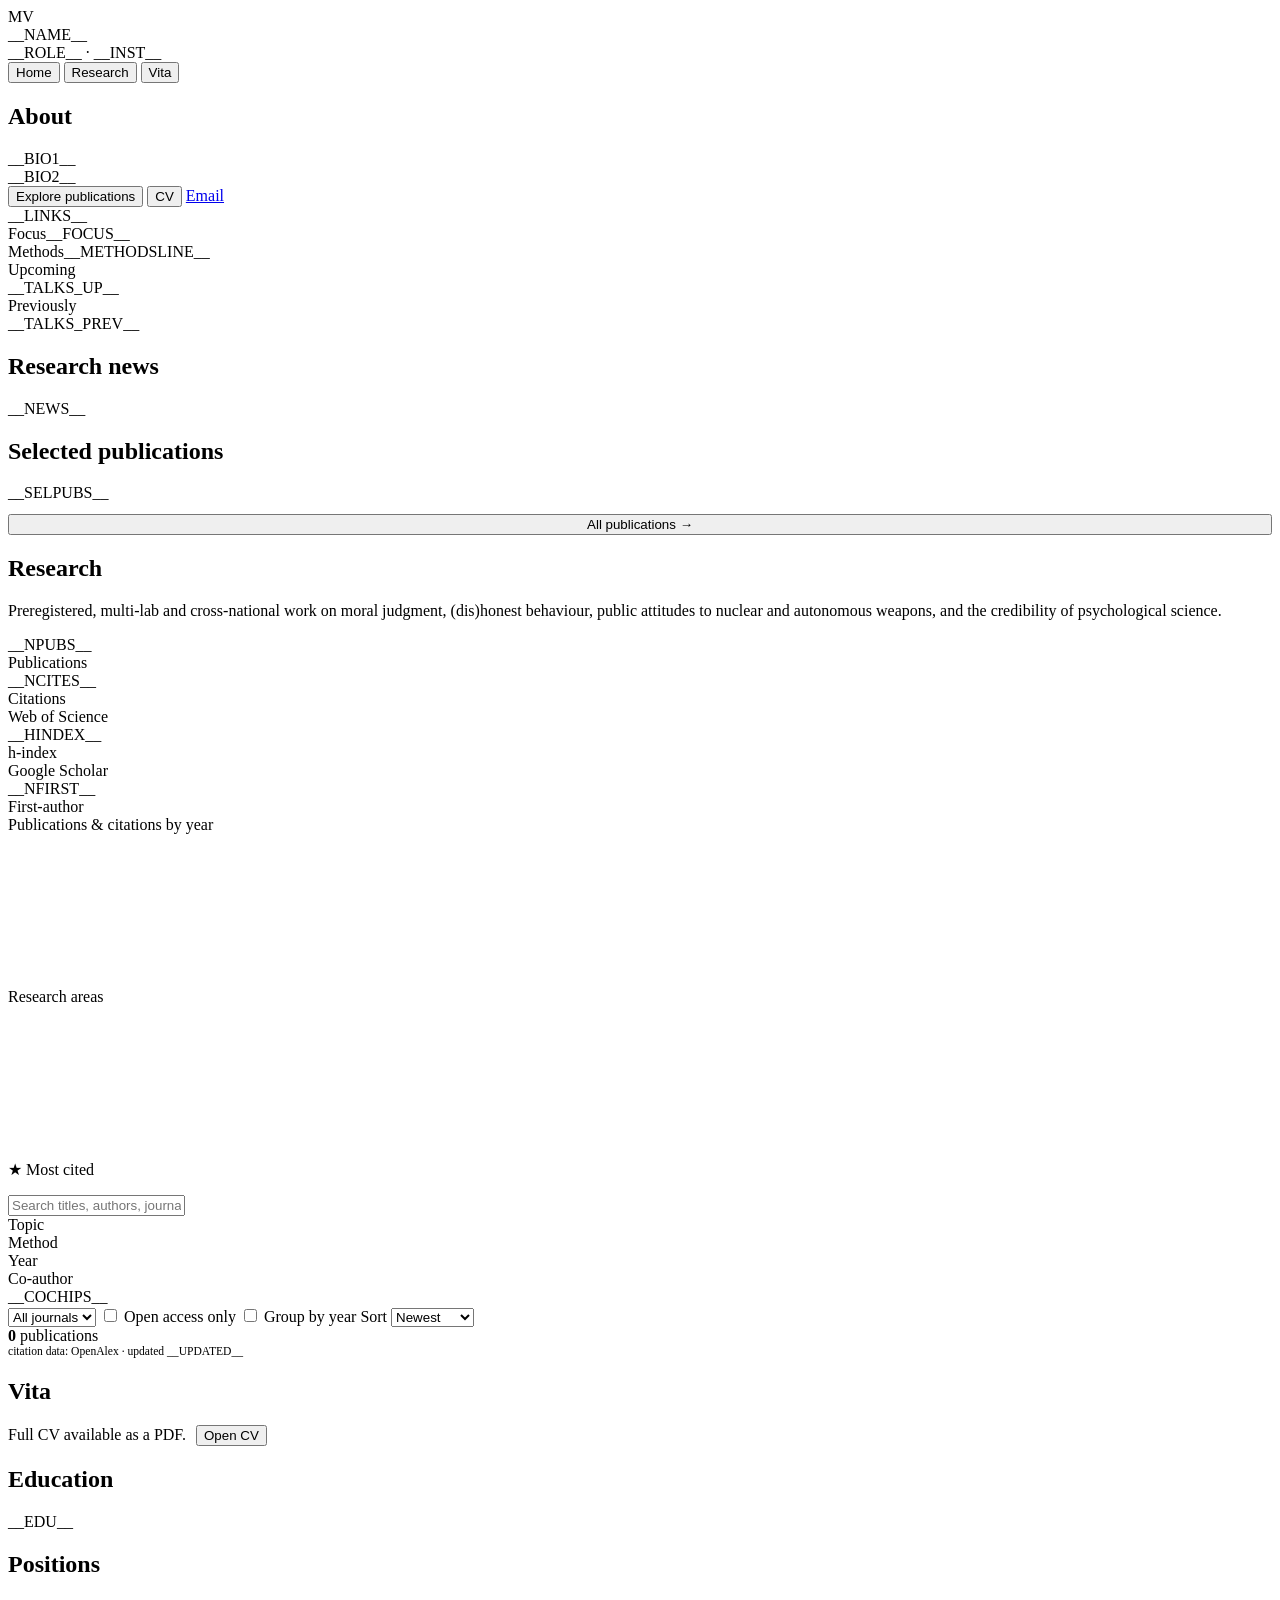
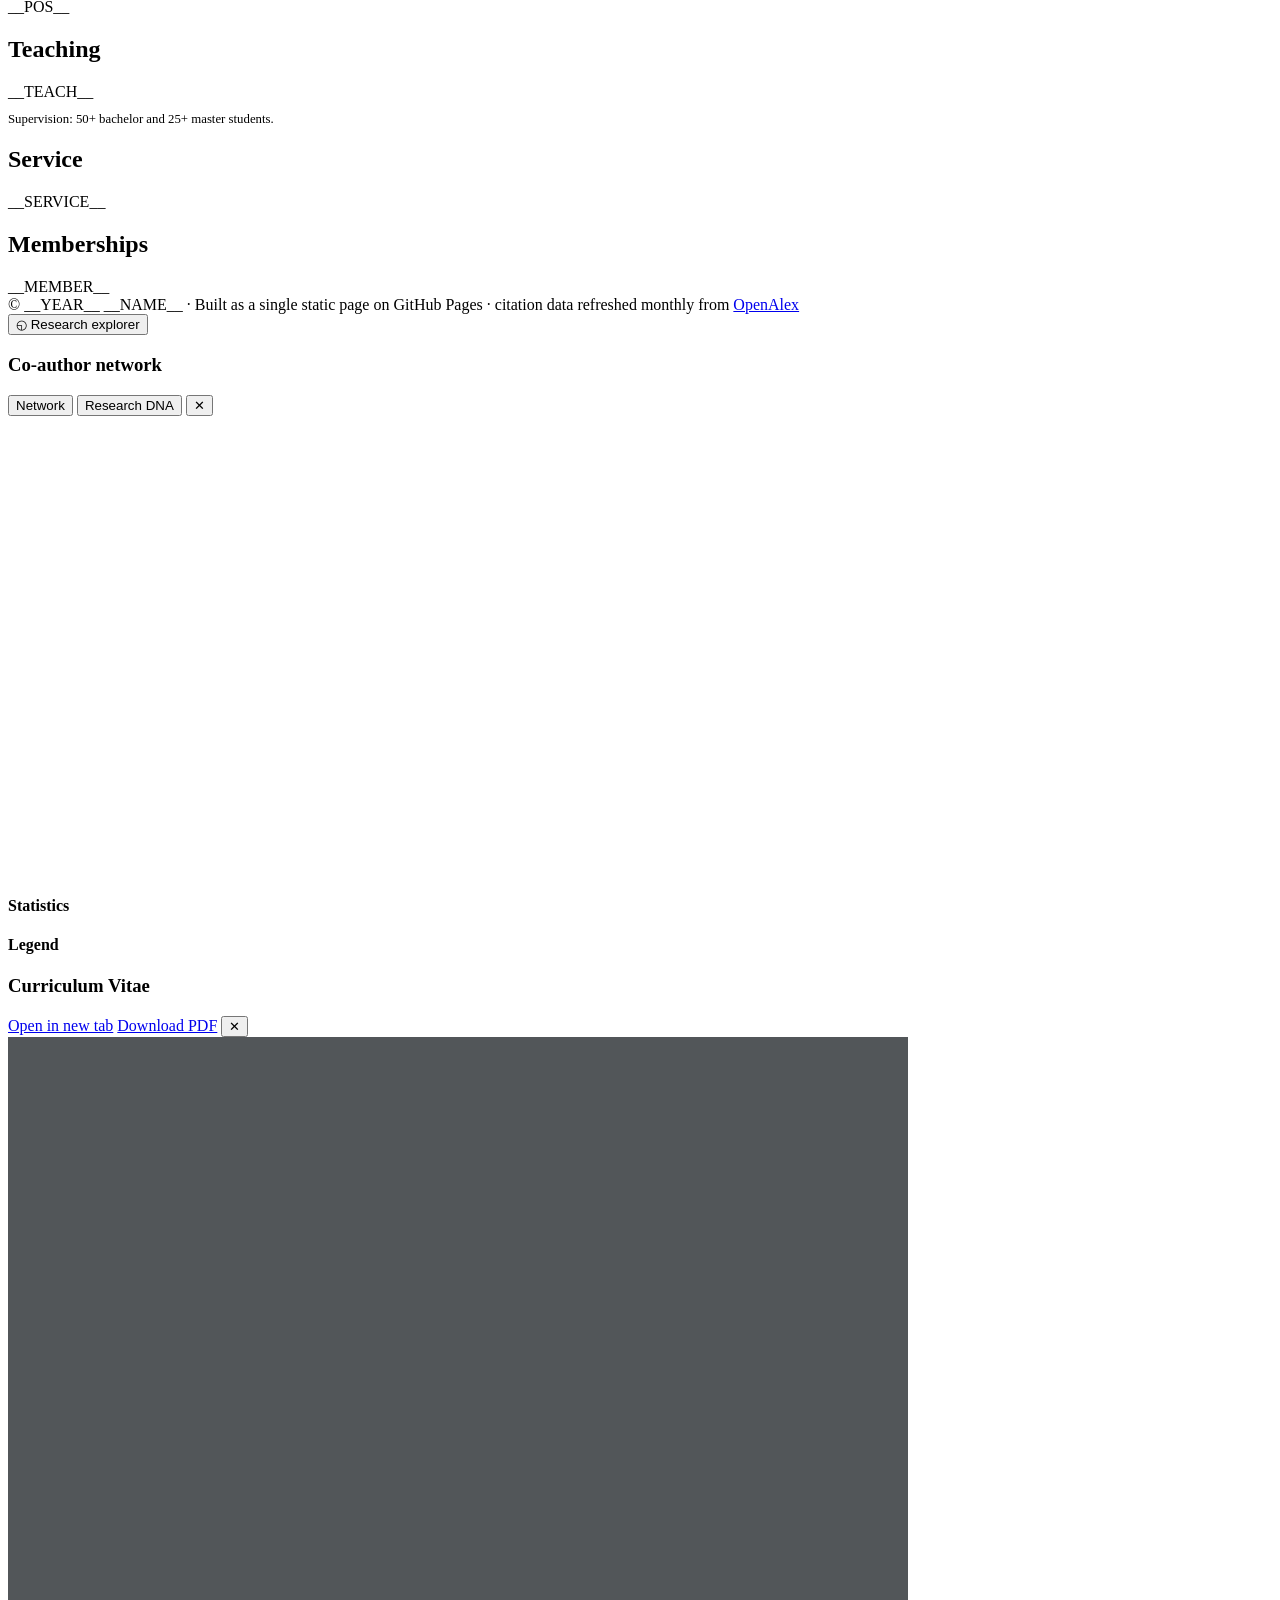
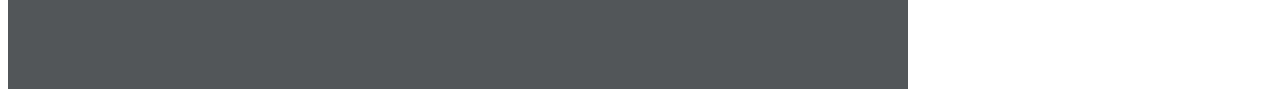
<file: template.html>
<!DOCTYPE html>
<html lang="en">
<head>
<meta charset="utf-8">
<meta name="viewport" content="width=device-width, initial-scale=1.0">
<title>__NAME__ | Research</title>
<meta name="description" content="__NAME__ — social psychology and behavioral science at Charles University Prague. Moral judgment, (dis)honesty, nuclear and security attitudes, open science.">
<link rel="preconnect" href="https://fonts.googleapis.com">
<link rel="preconnect" href="https://fonts.gstatic.com" crossorigin>
<link href="https://fonts.googleapis.com/css2?family=Roboto:wght@400;500;600;700&family=Roboto+Slab:wght@500;600;700&display=swap" rel="stylesheet">
<style>__CSS__</style>
</head>
<body>

<header class="top">
 <div class="top-in">
  <div class="ava">MV</div>
  <div class="who">
   <div class="nm">__NAME__</div>
   <div class="rl">__ROLE__ · __INST__</div>
  </div>
  <nav class="main">
   <button data-p="home" class="on">Home</button>
   <button data-p="research">Research</button>
   <button data-p="vita">Vita</button>
  </nav>
 </div>
</header>

<!-- ============ HOME ============ -->
<main id="home" class="page on"><div class="wrap">

 <div class="card pad">
  <h2 class="sec">About</h2>
  <div class="about-grid">
   <div>__BIO1__</div>
   <div>__BIO2__</div>
  </div>
 </div>

 <div class="home-grid">

  <div class="card pad">
   <div class="btn-row">
    <button class="btn pri" onclick="go('research')">Explore publications</button>
    <button class="btn" onclick="openCV()">CV</button>
    <a class="btn" href="mailto:32329117@fsv.cuni.cz">Email</a>
   </div>
   <div class="btn-row">__LINKS__</div>
   <div class="meta-row"><span class="meta-tag">Focus</span><span class="meta-val">__FOCUS__</span></div>
   <div class="meta-row"><span class="meta-tag">Methods</span><span class="meta-val">__METHODSLINE__</span></div>

   <div class="subhead">Upcoming</div>
   __TALKS_UP__
   <div class="subhead">Previously</div>
   __TALKS_PREV__
  </div>

  <div class="card pad">
   <h2 class="sec">Research news</h2>
   <div class="scroller">__NEWS__</div>
  </div>

  <div class="card pad">
   <h2 class="sec">Selected publications</h2>
   __SELPUBS__
   <div style="margin-top:12px">
    <button class="btn" style="width:100%;justify-content:center" onclick="go('research')">All publications →</button>
   </div>
  </div>

 </div>
</div></main>

<!-- ============ RESEARCH ============ -->
<main id="research" class="page"><div class="wrap">
 <h2 class="big">Research</h2>
 <p class="lede">Preregistered, multi-lab and cross-national work on moral judgment, (dis)honest behaviour,
  public attitudes to nuclear and autonomous weapons, and the credibility of psychological science.</p>

 <div class="dash">
  <div class="stat"><div class="n">__NPUBS__</div><div class="l">Publications</div></div>
  <div class="stat"><div class="n">__NCITES__</div><div class="l">Citations</div><div class="s">Web of Science</div></div>
  <div class="stat"><div class="n">__HINDEX__</div><div class="l">h-index</div><div class="s">Google Scholar</div></div>
  <div class="stat"><div class="n">__NFIRST__</div><div class="l">First-author</div></div>
 </div>

 <div class="chart-grid">
  <div class="chart-box">
   <div class="chart-h">Publications &amp; citations by year</div>
   <canvas id="chYear" class="cv" height="150"></canvas>
  </div>
  <div class="chart-box">
   <div class="chart-h">Research areas</div>
   <canvas id="chTopic" class="cv" height="150"></canvas>
  </div>
 </div>

 <div class="chart-box" style="margin-bottom:16px">
  <div class="chart-h">★ Most cited</div>
  <div id="topCited"></div>
 </div>

 <div class="controls">
  <input id="q" type="text" placeholder="Search titles, authors, journals…">
  <div class="fg"><div class="fl">Topic</div><div class="chips" id="fTopic"></div></div>
  <div class="fg"><div class="fl">Method</div><div class="chips" id="fMethod"></div></div>
  <div class="fg"><div class="fl">Year</div><div class="chips" id="fYear"></div></div>
  <div class="fg"><div class="fl">Co-author</div><div class="chips" id="fCo">__COCHIPS__</div></div>
  <div class="tools">
   <select id="fJournal"><option value="">All journals</option>__JOURNALS__</select>
   <label><input type="checkbox" id="tOA"> Open access only</label>
   <label><input type="checkbox" id="tGroup"> Group by year</label>
   <label style="margin-left:auto">Sort
    <select id="sort"><option value="new">Newest</option><option value="old">Oldest</option><option value="cited">Most cited</option></select>
   </label>
  </div>
 </div>

 <div class="rowflex">
  <div class="cnt"><b id="n">0</b> publications <span id="clr" style="display:none">· <a href="#" onclick="clearAll();return false">clear filters</a></span></div>
  <div style="color:var(--dim);font-size:11.6px">citation data: OpenAlex · updated __UPDATED__</div>
 </div>
 <div id="papers"></div>
</div></main>

<!-- ============ VITA ============ -->
<main id="vita" class="page"><div class="wrap">
 <h2 class="big">Vita</h2>
 <p class="lede">Full CV available as a PDF.
  <button class="btn" style="margin-left:6px" onclick="openCV()">Open CV</button></p>

 <div class="two">
  <div class="card pad"><h2 class="sec">Education</h2>__EDU__</div>
  <div class="card pad"><h2 class="sec">Positions</h2>__POS__</div>
 </div>
 <div class="card pad" style="margin-top:16px"><h2 class="sec">Teaching</h2>
  <div class="chips">__TEACH__</div>
  <p style="color:var(--gray);font-size:12.8px;margin:11px 0 0">Supervision: 50+ bachelor and 25+ master students.</p>
 </div>
 <div class="two" style="margin-top:16px">
  <div class="card pad"><h2 class="sec">Service</h2>__SERVICE__</div>
  <div class="card pad"><h2 class="sec">Memberships</h2>__MEMBER__</div>
 </div>
</div></main>

<div class="wrap"><div class="foot">
 © __YEAR__ __NAME__ · Built as a single static page on GitHub Pages ·
 citation data refreshed monthly from <a href="https://openalex.org" target="_blank" rel="noopener">OpenAlex</a>
</div></div>

<button class="fab" onclick="openViz('network')">◵ Research explorer</button>

<!-- ============ MODALS ============ -->
<div class="ov" id="ovViz">
 <div class="modal">
  <div class="modal-h">
   <h3 id="vizTitle">Co-author network</h3>
   <button class="btn" id="tabNet" onclick="openViz('network')">Network</button>
   <button class="btn" id="tabDna" onclick="openViz('dna')">Research DNA</button>
   <button class="modal-x" onclick="closeOv('ovViz')">✕</button>
  </div>
  <div class="modal-b">
   <div class="viz-wrap">
    <div class="viz-canvas" style="height:460px"><canvas id="viz"></canvas></div>
    <div class="viz-side">
     <div class="grp" id="vizControls"></div>
     <div class="grp"><h4>Statistics</h4><div id="vizStats"></div></div>
     <div class="grp"><h4>Legend</h4><div id="vizLegend"></div></div>
     <div class="hint" id="vizHint"></div>
    </div>
   </div>
  </div>
 </div>
</div>

<div class="ov" id="ovCV">
 <div class="modal" style="max-width:900px">
  <div class="modal-h">
   <h3>Curriculum Vitae</h3>
   <a class="btn" href="CV_Vranka.pdf" target="_blank" rel="noopener">Open in new tab</a>
   <a class="btn pri" href="CV_Vranka.pdf" download>Download PDF</a>
   <button class="modal-x" onclick="closeOv('ovCV')">✕</button>
  </div>
  <div class="modal-b" style="padding:0;background:#525659">
   <iframe id="cvFrame" src="" style="width:100%;height:72vh;border:0" title="CV"></iframe>
  </div>
 </div>
</div>

<div class="toast" id="toast"></div>

<script>
const PUBS=__PUBS_JSON__, TOPICS=__TOPICS_JSON__, METHODS=__METHODS_JSON__, COLORS=__COLORS_JSON__;
__JS__
</script>
</body>
</html>
</file>
